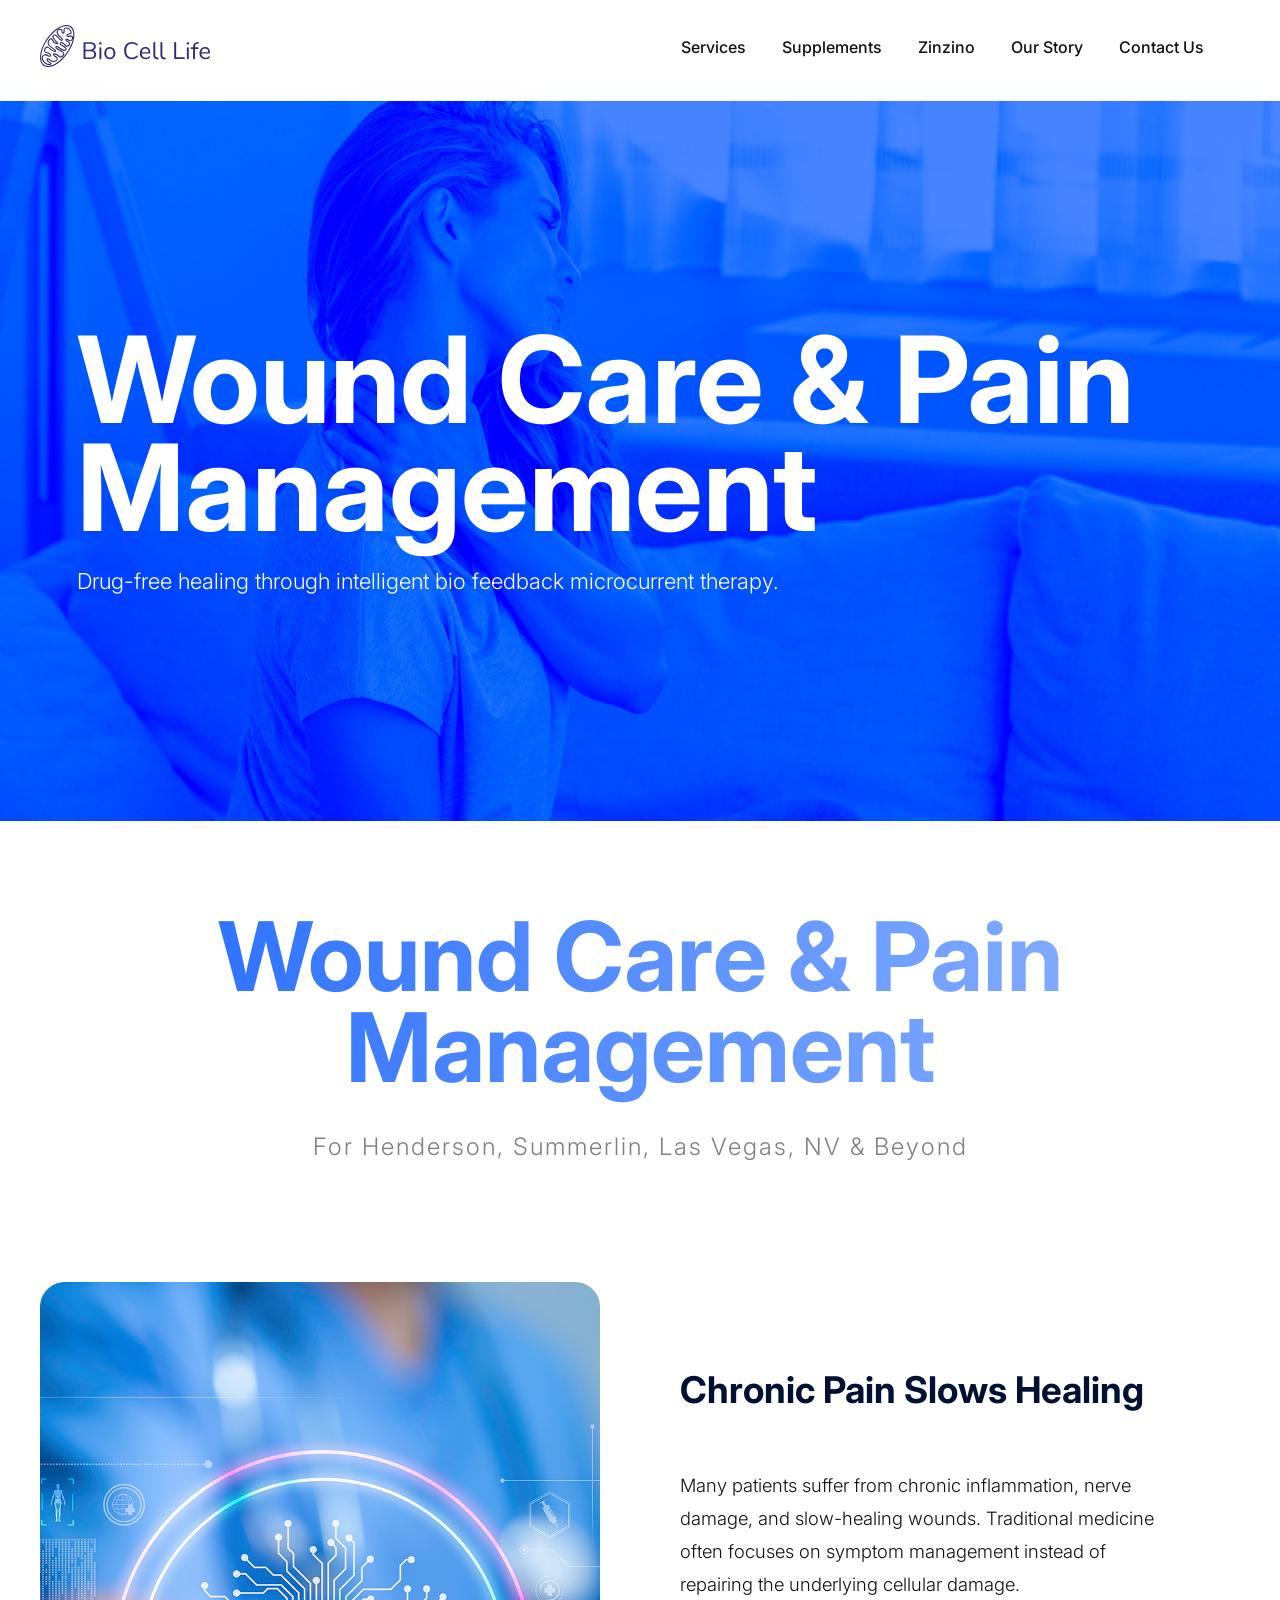
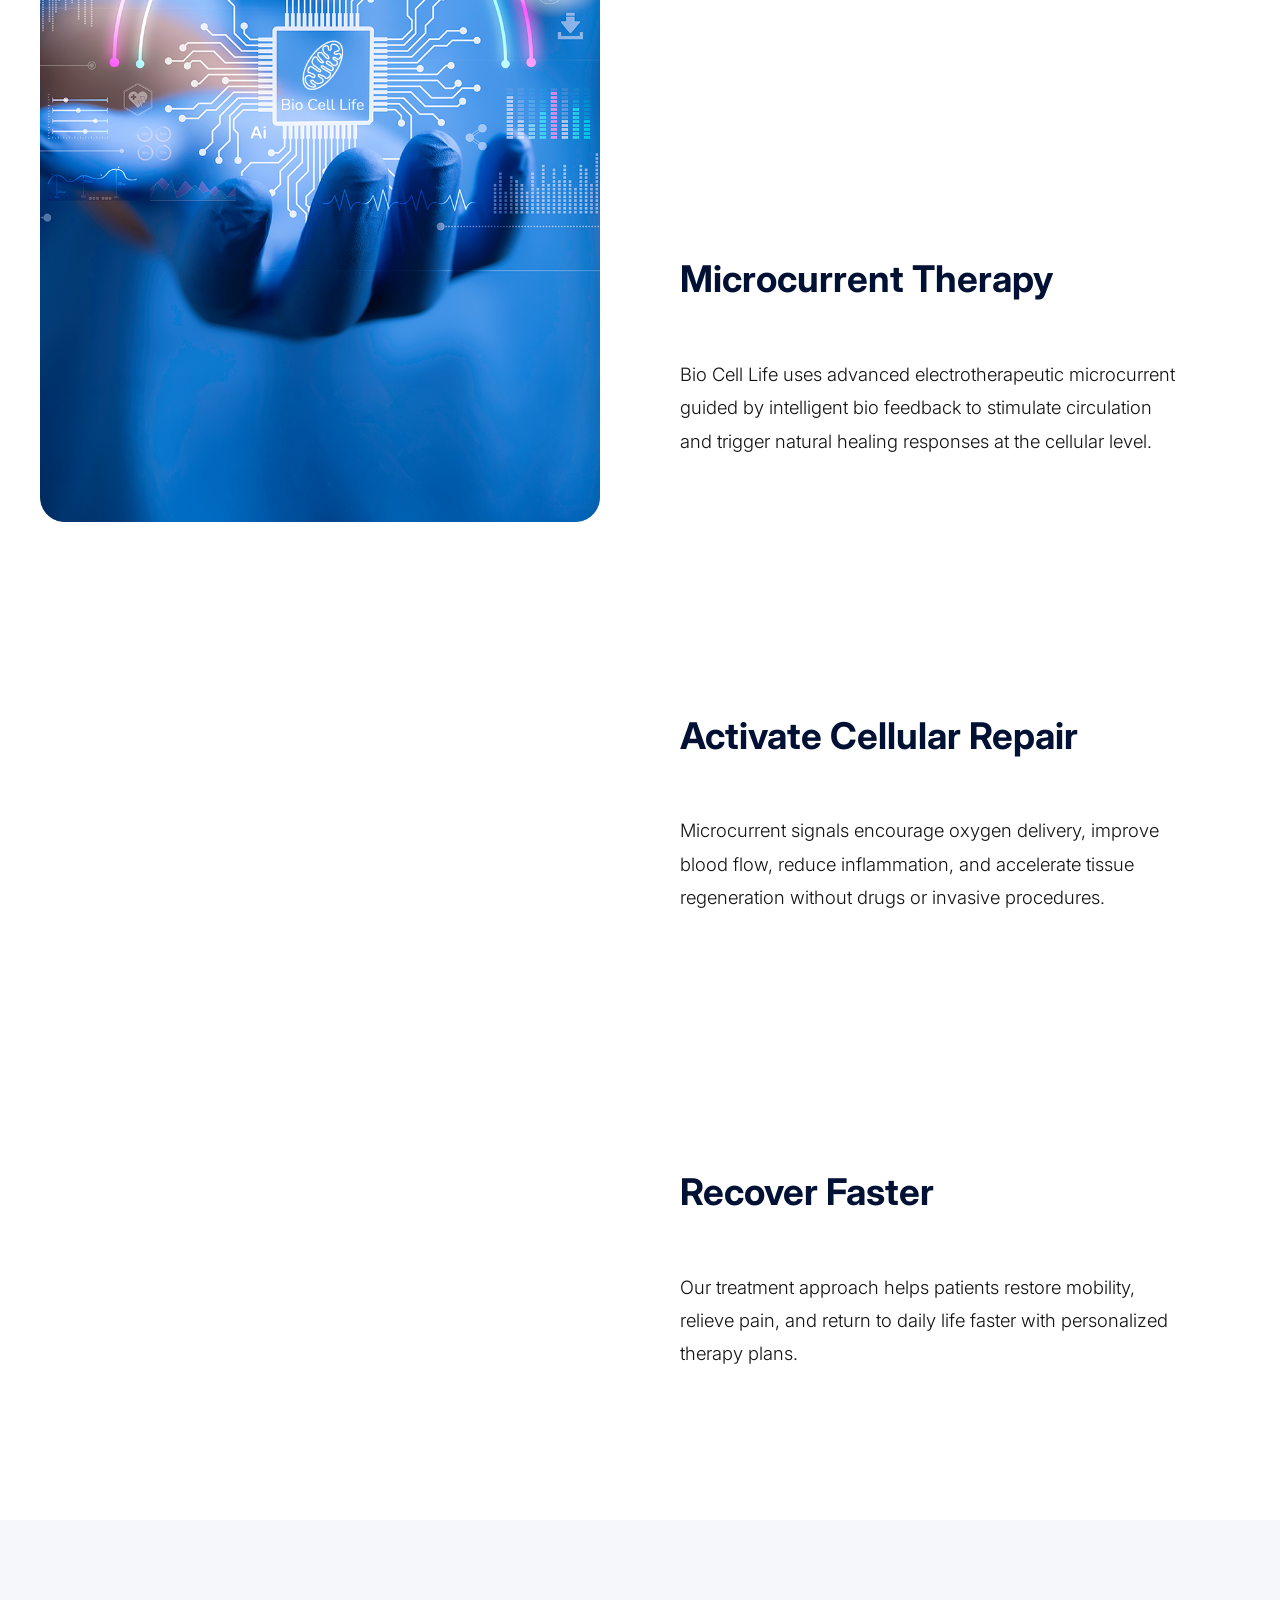
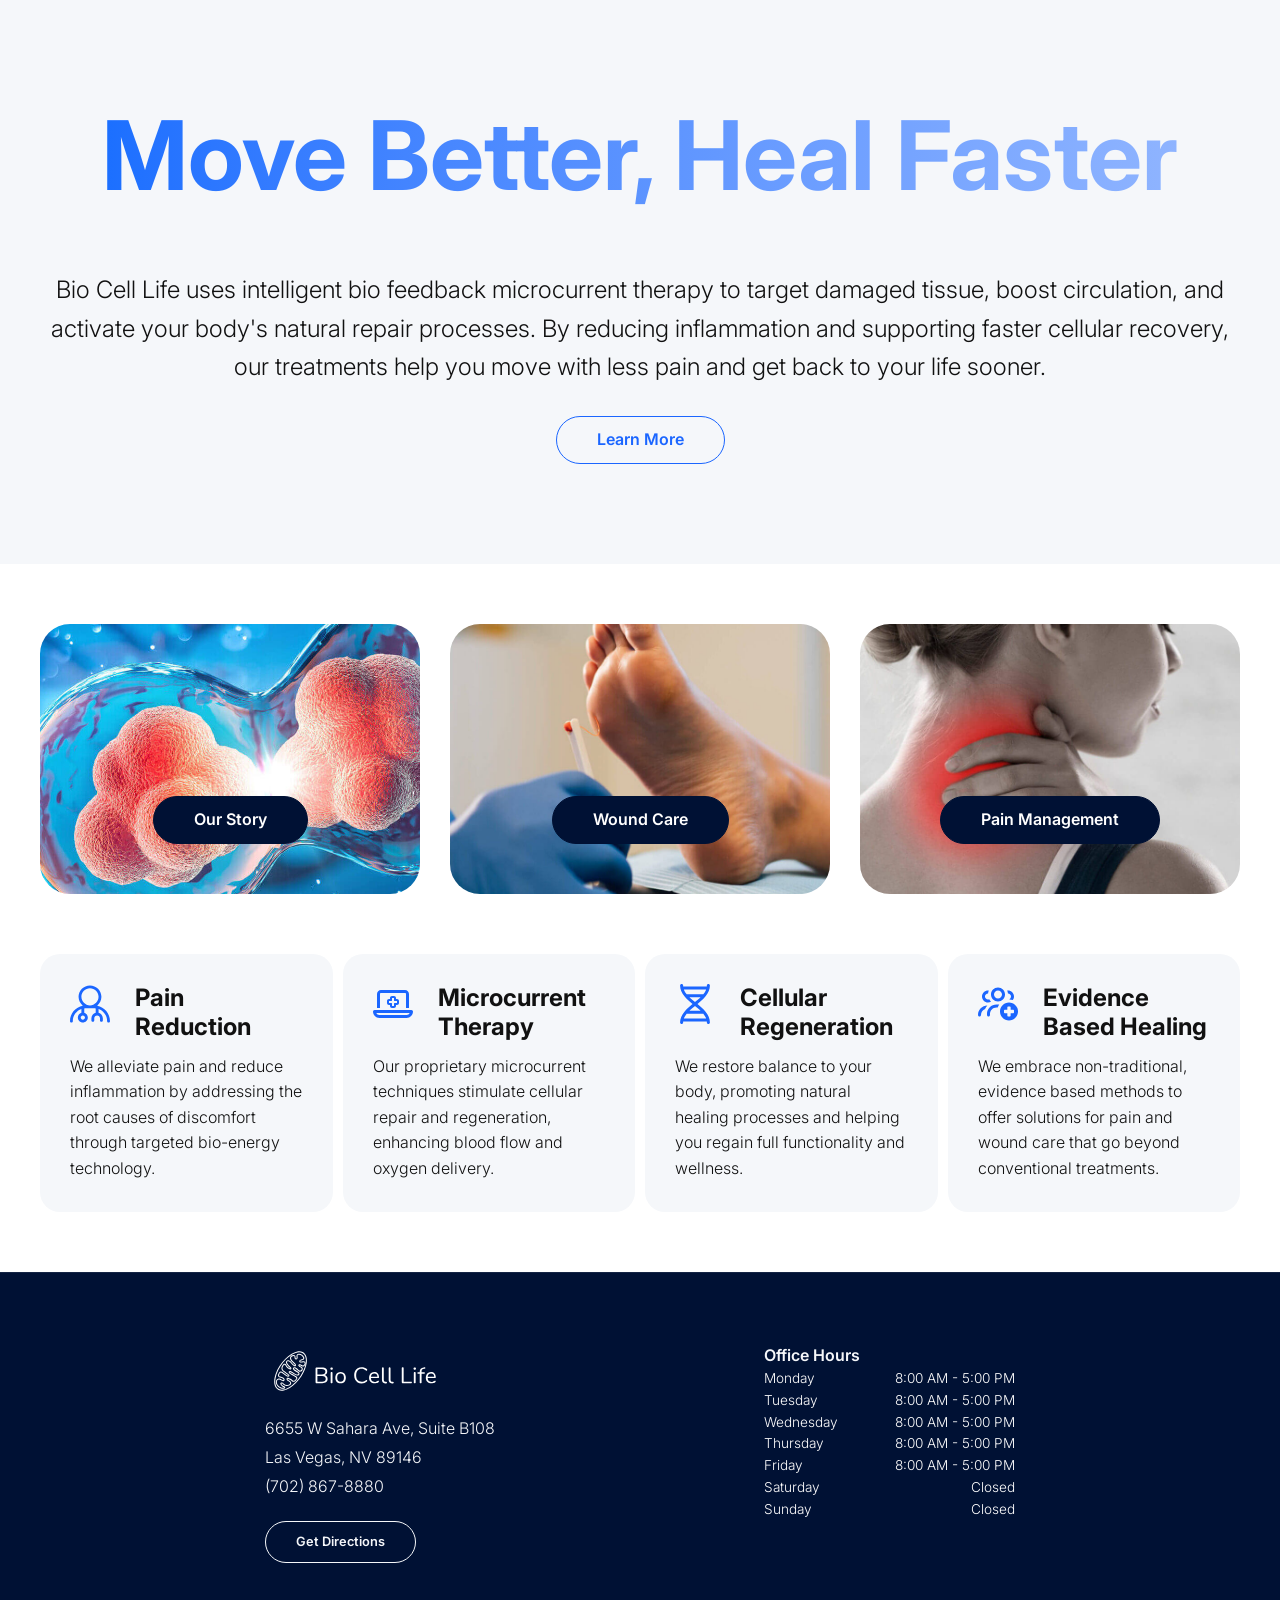
<file: index.html>
<!DOCTYPE html>
<html lang="en">
<head>

<meta charset="UTF-8">
<meta name="viewport" content="width=device-width,initial-scale=1">
<title>Bio Cell Life | Wound Care & Pain Management in Las Vegas, NV</title>
<meta name="description" content="Bio Cell Life provides advanced wound care and pain management in Las Vegas, NV with drug-free microcurrent therapy, regenerative support, and personalized recovery plans.">
<link rel="canonical" href="https://biocelllife.com/">
<meta property="og:title" content="Bio Cell Life | Wound Care & Pain Management in Las Vegas, NV">
<meta property="og:description" content="Advanced wound care and pain management with intelligent bio-feedback microcurrent therapy for faster healing and reduced inflammation.">
<meta property="og:type" content="website">
<meta property="og:url" content="https://biocelllife.com/">
<meta property="og:image" content="https://biocelllife.com/assets/img/slider/hero-2.jpg">
<meta property="og:site_name" content="Bio Cell Life">
<meta name="twitter:card" content="summary_large_image">
<meta name="twitter:title" content="Bio Cell Life | Wound Care & Pain Management in Las Vegas, NV">
<meta name="twitter:description" content="Advanced wound care and pain management with intelligent bio-feedback microcurrent therapy for faster healing and reduced inflammation.">
<meta name="twitter:image" content="https://biocelllife.com/assets/img/slider/hero-2.jpg">

<link rel="stylesheet" href="assets/css/styles.css">
<link rel="stylesheet" href="assets/css/styles-home.css">
<link rel="stylesheet" href="assets/css/animations.css">
<link rel="stylesheet" href="assets/css/responsive.css">

<link rel="apple-touch-icon" sizes="180x180" href="/assets/img/favicon/apple-touch-icon.png">
<link rel="icon" type="image/png" sizes="32x32" href="/assets/img/favicon/favicon-32x32.png">
<link rel="icon" type="image/png" sizes="16x16" href="/assets/img/favicon/favicon-16x16.png">
<link rel="shortcut icon" href="/assets/img/favicon/favicon.ico">
<link rel="manifest" href="/assets/img/favicon/site.webmanifest">

<link rel="preconnect" href="https://fonts.googleapis.com">
<link rel="preconnect" href="https://fonts.gstatic.com" crossorigin>
<link href="https://fonts.googleapis.com/css2?family=Inter:ital,opsz,wght@0,14..32,100..900;1,14..32,100..900&display=swap" rel="stylesheet">

</head>

<body>

<div id="header"></div>

<script>
fetch('/components/header.html')
  .then(response => response.text())
  .then(data => {
    document.getElementById('header').innerHTML = data;
  });
</script>

<section class="hero" aria-label="Featured treatments">

<div class="slider" data-slider>

<div class="slide active" id="hero-slide-1" data-slide>
    <img src="assets/img/slider/hero-2.jpg" alt="Bio Cell Life therapy room prepared for wound care and pain management treatment" loading="eager" fetchpriority="high">
    <div class="hero-text">
        <div class="hero-text-inner">
            <h1>Wound Care & Pain Management</h1>
            <p class="h4">Drug-free healing through intelligent bio feedback microcurrent therapy.</p>
        </div>
    </div>
</div>

<div class="slide" id="hero-slide-2" data-slide>
    <img src="assets/img/slider/hero-3.jpg" alt="Patient-focused microcurrent therapy equipment for natural healing support" loading="lazy">
    <div class="hero-text">
        <div class="hero-text-inner">
            <h1>Accelerate Healing Naturally</h1>
            <p class="h4">Stimulating cellular repair and circulation.</p>
        </div>
    </div>
</div>

<div class="slide" id="hero-slide-3" data-slide>
    <img src="assets/img/slider/hero-4.jpg" alt="Personalized Bio Cell Life treatment setting for recovery planning" loading="lazy">
    <div class="hero-text">
        <div class="hero-text-inner">
            <h1>Personalized Treatment Plans</h1>
            <p class="h4">Technology-driven therapy designed for your recovery.</p>
        </div>
    </div>
</div>

</div>

</section>

<section class="services container">

<h2 class="h2-gradient">Wound Care & Pain Management</h2>
<center><h3 class="h3-subheading">For Henderson, Summerlin, Las Vegas, NV & Beyond</h2></center>

<section class="apple-scroll">

<div class="scroll-wrapper">

<div class="scroll-image hidden-image">
<img src="assets/img/scroll-3.png" alt="Advanced therapy">
</div>

<div class="scroll-steps">

<div class="step">
<h2>Chronic Pain Slows Healing</h2>
<p>
Many patients suffer from chronic inflammation, nerve damage, and slow-healing wounds. Traditional medicine often focuses on symptom management instead of repairing the underlying cellular damage.
</p>
</div>

<div class="step">
<h2>Microcurrent Therapy</h2>
<p>
Bio Cell Life uses advanced electrotherapeutic microcurrent guided by intelligent bio feedback to stimulate circulation and trigger natural healing responses at the cellular level.
</p>
</div>

<div class="step">
<h2>Activate Cellular Repair</h2>
<p>
Microcurrent signals encourage oxygen delivery, improve blood flow, reduce inflammation, and accelerate tissue regeneration without drugs or invasive procedures.
</p>
</div>

<div class="step">
<h2>Recover Faster</h2>
<p>
Our treatment approach helps patients restore mobility, relieve pain, and return to daily life faster with personalized therapy plans.
</p>

</div>

</div>

</div>

</section>

</section>

<section class="services-sum">

  <div class="container">
    <h2 class="h2-grad-services">Move Better, Heal Faster</h2>
    <p class="h3">Bio Cell Life uses intelligent bio feedback microcurrent therapy to target damaged tissue, boost circulation, and activate your body's natural repair processes. By reducing inflammation and supporting faster cellular recovery, our treatments help you move with less pain and get back to your life sooner.</p>

    <a href="/pain-management.html" class="btn-learn">Learn More</a>

  </div>

</section>

<!-- NEW 3 COLUMN SECTION -->

<section class="services container">

    <div class="services-features">

    <div class="feature one">
    <p><a href="/about.html" class="btn-feature">Our Story</a></p>
    </div>

    <div class="feature two">
    <p><a href="/wound-care.html" class="btn-feature">Wound Care</a></p>
    </div>

    <div class="feature three">
    <p><a href="/pain-management.html" class="btn-feature">Pain Management</a></p>
    </div>

    </div>

    <div class="service-grid">

        <div class="service-card">
            <?xml version="1.0" encoding="UTF-8"?>
            <svg id="Layer_1" xmlns="http://www.w3.org/2000/svg" version="1.1" viewBox="0 0 40 40" fill="var(--primary)">
            <!-- Generator: Adobe Illustrator 30.2.1, SVG Export Plug-In . SVG Version: 2.1.1 Build 1)  -->
            <path d="M27.2,21.72c2.57-2.1,4.22-5.29,4.22-8.86,0-6.31-5.12-11.43-11.43-11.43s-11.43,5.12-11.43,11.43c0,3.58,1.65,6.77,4.22,8.87C5.5,23.1,0,29.48,0,37.15c0,.79.64,1.43,1.43,1.43s1.43-.64,1.43-1.43h-.02c0-5.6,3.58-10.36,8.57-12.12v3.76c-2.06.62-3.57,2.53-3.57,4.79,0,2.76,2.24,5,5,5s5-2.24,5-5c0-2.27-1.51-4.18-3.57-4.79v-4.41c.47-.05.95-.08,1.43-.08h8.57c.48,0,.96.03,1.43.08v4.38c-2.46.63-4.29,2.88-4.29,5.54v2.14c0,.79.64,1.43,1.43,1.43s1.43-.64,1.43-1.43v-2.14c0-1.58,1.28-2.86,2.86-2.86s2.86,1.28,2.86,2.86v2.14c0,.79.64,1.43,1.43,1.43s1.43-.64,1.43-1.43v-2.14c0-2.66-1.82-4.9-4.29-5.54v-3.73c4.99,1.77,8.57,6.53,8.57,12.12,0,.79.64,1.43,1.43,1.43s1.43-.64,1.43-1.43c0-7.68-5.52-14.06-12.8-15.43ZM11.41,12.85c0-4.73,3.84-8.57,8.57-8.57s8.57,3.84,8.57,8.57-3.84,8.57-8.57,8.57-8.57-3.84-8.57-8.57ZM14.98,33.58c0,1.19-.96,2.14-2.14,2.14s-2.14-.96-2.14-2.14.96-2.14,2.14-2.14,2.14.96,2.14,2.14Z"/>
            </svg>

            <h3 class="svc-card">Pain Reduction</h3>

            <p>
            We alleviate pain and reduce inflammation by addressing the root causes of discomfort through targeted bio-energy technology.
            </p>
        </div>

        <div class="service-card">
            <?xml version="1.0" encoding="UTF-8"?>
            <svg id="Layer_1" xmlns="http://www.w3.org/2000/svg" version="1.1" viewBox="0 0 40 40" fill="var(--primary)">
            <!-- Generator: Adobe Illustrator 30.2.1, SVG Export Plug-In . SVG Version: 2.1.1 Build 1)  -->
            <path d="M8,9h24c.55,0,1,.45,1,1v14h3v-14c0-2.21-1.79-4-4-4H8c-2.21,0-4,1.79-4,4v14h3v-14c0-.55.45-1,1-1ZM24,15h-1v-1c0-1.11-.89-2-2-2h-2c-1.11,0-2,.89-2,2v1h-1c-1.11,0-2,.89-2,2v2c0,1.11.89,2,2,2h1v1c0,1.11.89,2,2,2h2c1.11,0,2-.89,2-2v-1h1c1.11,0,2-.89,2-2v-2c0-1.11-.89-2-2-2ZM24,19h-2.5c-.27,0-.5.23-.5.5v2.5h-2v-2.5c0-.27-.23-.5-.5-.5h-2.5v-2h2.5c.27,0,.5-.23.5-.5v-2.5h2v2.5c0,.27.23.5.5.5h2.5v2ZM38.4,26H1.6c-.88,0-1.6.72-1.6,1.6,0,3.54,2.86,6.4,6.4,6.4h27.2c3.54,0,6.4-2.86,6.4-6.4,0-.88-.72-1.6-1.6-1.6ZM33.6,31H6.4c-1.38,0-2.57-.82-3.1-2h33.4c-.53,1.18-1.72,2-3.1,2Z"/>
            </svg>

            <h3 class="svc-card">Microcurrent Therapy</h3>

            <p>
            Our proprietary microcurrent techniques stimulate cellular repair and regeneration, enhancing blood flow and oxygen delivery.
            </p>
        </div>

        <div class="service-card">
            <?xml version="1.0" encoding="UTF-8"?>
            <svg id="Layer_1" xmlns="http://www.w3.org/2000/svg" version="1.1" viewBox="0 0 40 40" fill="var(--primary)">
            <!-- Generator: Adobe Illustrator 30.2.1, SVG Export Plug-In . SVG Version: 2.1.1 Build 1)  -->
            <path d="M6.62,40c.84,0,1.53-.69,1.53-1.53,0-.22,0-.45.02-.67l.03-.35h23.62v.37c.02.21.03.43.03.65,0,.84.69,1.53,1.53,1.53s1.53-.69,1.53-1.53c0-3.8-1.48-7.42-4.54-11.05-2.16-2.58-4.92-4.95-7.58-7.12l-.36-.3.36-.3c2.66-2.18,5.41-4.54,7.58-7.12,3.05-3.63,4.54-7.25,4.54-11.05,0-.84-.69-1.53-1.53-1.53h0c-.84,0-1.53.69-1.53,1.53,0,.22,0,.45-.02.67l-.03.35H8.18v-.37c-.02-.21-.03-.43-.03-.65,0-.84-.69-1.53-1.53-1.53s-1.53.69-1.53,1.53c0,3.8,1.48,7.42,4.54,11.05,2.16,2.58,4.92,4.95,7.58,7.12l.36.3-.36.3c-2.66,2.18-5.41,4.55-7.58,7.12-3.05,3.63-4.54,7.25-4.54,11.05,0,.84.69,1.53,1.53,1.53ZM11.51,10.05c-1.06-1.34-1.84-2.62-2.39-3.91l-.23-.53h22.22l-.23.53c-.55,1.29-1.33,2.57-2.39,3.91l-.11.15H11.62l-.11-.15ZM15.16,13.91l-.72-.66h11.11l-.72.66c-1.54,1.41-3.18,2.78-4.6,3.92l-.24.2-.24-.2c-1.41-1.15-3.06-2.51-4.6-3.92ZM15.16,26.09c1.53-1.41,3.18-2.78,4.6-3.92l.24-.2.24.2c1.41,1.15,3.06,2.51,4.6,3.92l.72.66h-11.11l.72-.66ZM9.12,33.86c.55-1.29,1.33-2.57,2.39-3.91l.11-.15h16.75l.11.15c1.06,1.34,1.84,2.62,2.39,3.91l.23.53H8.89l.23-.53Z"/>
            </svg>

            <h3 class="svc-card">Cellular Regeneration</h3>

            <p>
            We restore balance to your body, promoting natural healing processes and helping you regain full functionality and wellness.
            </p>
        </div>

        <div class="service-card">
            <?xml version="1.0" encoding="UTF-8"?>
            <svg id="Layer_1" xmlns="http://www.w3.org/2000/svg" version="1.1" viewBox="0 0 40 40" fill="var(--primary)">
            <!-- Generator: Adobe Illustrator 30.2.1, SVG Export Plug-In . SVG Version: 2.1.1 Build 1)  -->
            <path d="M16,10.5c0-2.21,1.79-4,4-4s4,1.79,4,4-1.79,4-4,4-4-1.79-4-4ZM27,10.5c0-3.87-3.13-7-7-7s-7,3.13-7,7,3.13,7,7,7,7-3.13,7-7ZM12,30c0-3.59,2.91-6.5,6.5-6.5h1.18c.38-1.08.91-2.09,1.57-3h-2.75c-5.24,0-9.5,4.26-9.5,9.5v1c0,.83.67,1.5,1.5,1.5s1.5-.67,1.5-1.5v-1ZM34.79,16.11c.76-1.01,1.21-2.26,1.21-3.61,0-3.31-2.69-6-6-6-.27,0-.54.02-.81.06.39.92.66,1.91.76,2.94h.05c1.66,0,3,1.34,3,3,0,1.11-.61,2.08-1.5,2.6v.41c1.14.05,2.25.26,3.29.6h0ZM10.81,6.56c-.26-.04-.53-.06-.81-.06-3.31,0-6,2.69-6,6s2.69,6,6,6c1.11,0,2.14-.3,3.04-.83-.73-.71-1.35-1.52-1.84-2.42-.37.16-.77.25-1.2.25-1.66,0-3-1.34-3-3s1.34-3,3-3h.05c.1-1.04.36-2.02.76-2.94ZM0,31c0,.83.67,1.5,1.5,1.5s1.5-.67,1.5-1.5c0-2.73,1.68-5.06,4.05-6.02.56-1.29,1.34-2.46,2.28-3.48-5.17.09-9.33,4.31-9.33,9.5ZM31,36.5c4.97,0,9-4.03,9-9s-4.03-9-9-9-9,4.03-9,9,4.03,9,9,9ZM30.33,22.5h1.33c.55,0,1,.45,1,1v2.33h2.33c.55,0,1,.45,1,1v1.33c0,.55-.45,1-1,1h-2.33v2.33c0,.55-.45,1-1,1h-1.33c-.55,0-1-.45-1-1v-2.33h-2.33c-.55,0-1-.45-1-1v-1.33c0-.55.45-1,1-1h2.33v-2.33c0-.55.45-1,1-1Z"/>
            </svg>

            <h3 class="svc-card">Evidence Based Healing</h3>

            <p>
            We embrace non-traditional, evidence based methods to offer solutions for pain and wound care that go beyond conventional treatments.
            </p>
        </div>

    </div>
</section>

<div id="footer"></div>

<script>
fetch('/components/footer.html')
  .then(response => response.text())
  .then(data => {
    document.getElementById('footer').innerHTML = data;
  });
</script>

<script src="assets/js/main.js"></script>
<script src="assets/js/slider.js"></script>
<script src="assets/js/menu.js"></script>

</body>
</html>
</file>
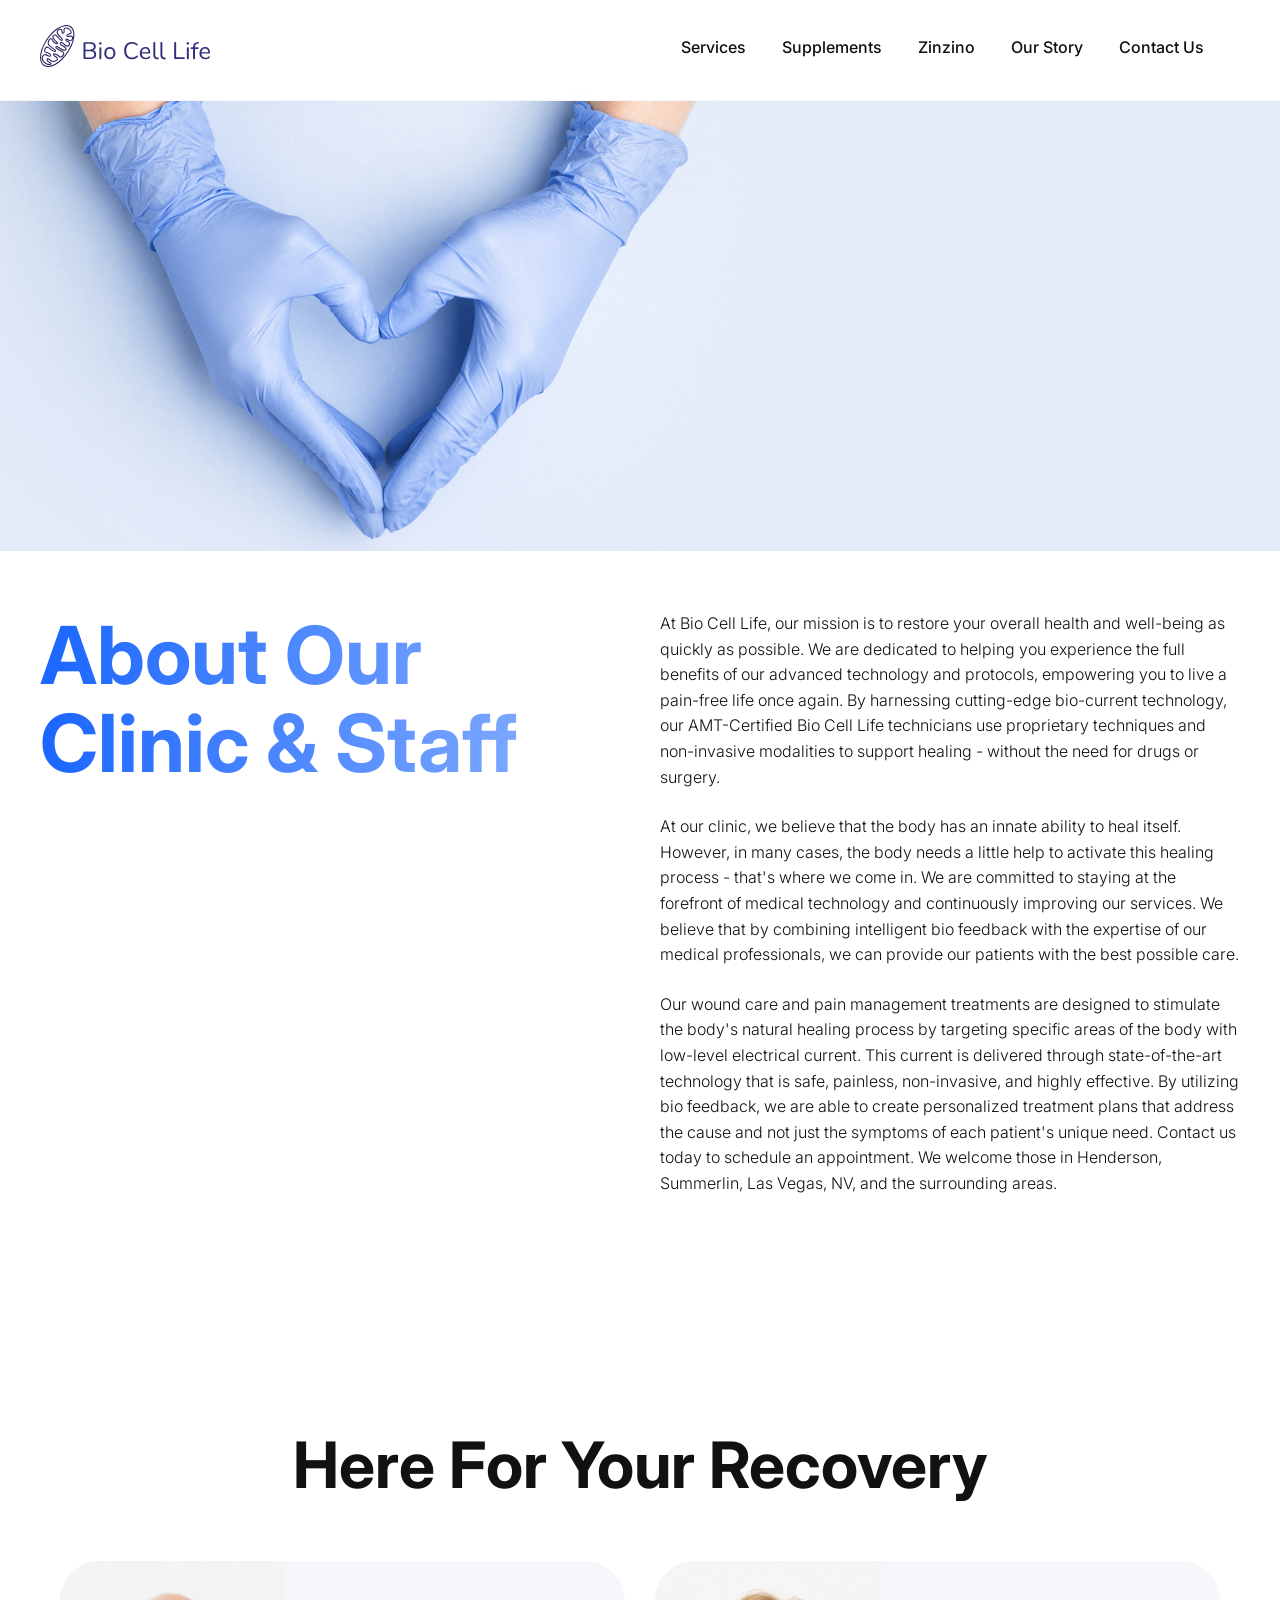
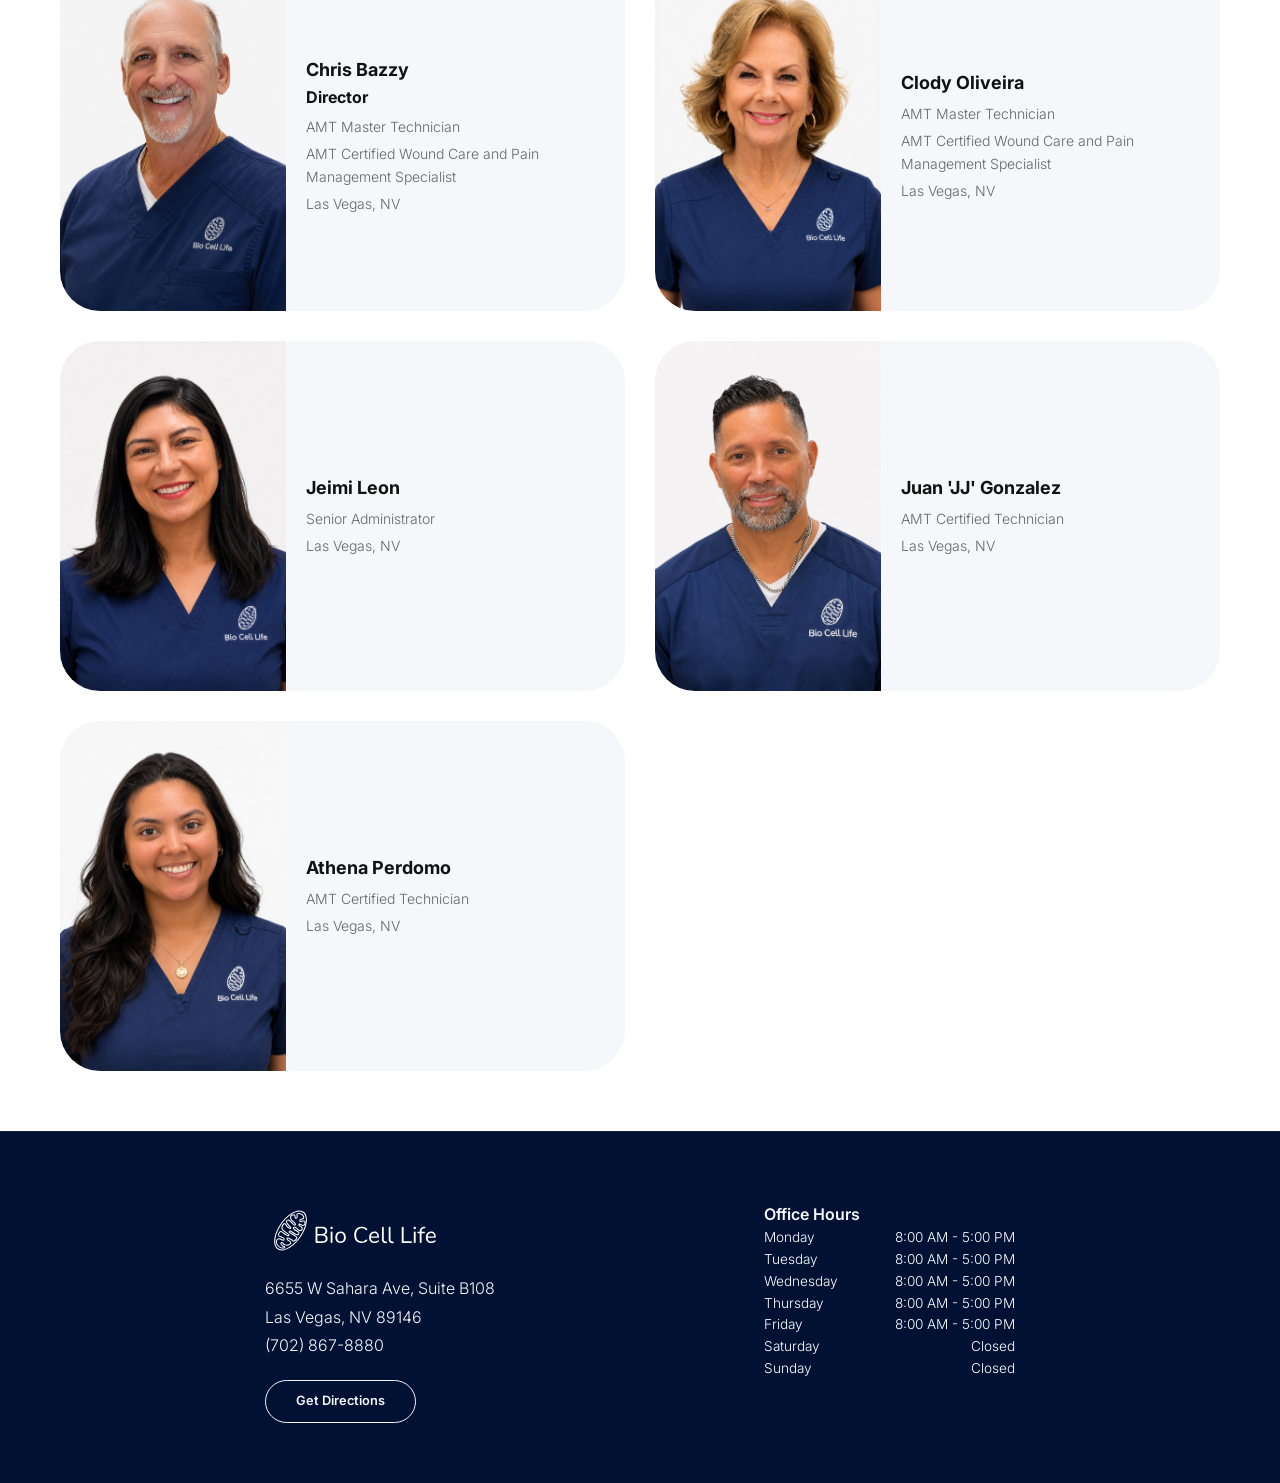
<file: about.html>
<!DOCTYPE html>
<html lang="en">
<head>

<meta charset="UTF-8">
<meta name="viewport" content="width=device-width,initial-scale=1">
<title>About Bio Cell Life | Wound Care & Pain Management Clinic</title>
<meta name="description" content="Meet the Bio Cell Life team delivering advanced wound care and pain management with non-invasive microcurrent therapy in Las Vegas, NV.">
<link rel="canonical" href="https://biocelllife.com/about.html">
<meta property="og:title" content="About Bio Cell Life | Wound Care & Pain Management Clinic">
<meta property="og:description" content="Learn how Bio Cell Life combines intelligent bio feedback and expert care to support healing, reduce pain, and restore wellness in Las Vegas.">
<meta property="og:type" content="website">
<meta property="og:url" content="https://biocelllife.com/about.html">
<meta property="og:image" content="https://biocelllife.com/assets/img/hero/hero-about.jpg">
<meta property="og:site_name" content="Bio Cell Life">
<meta name="twitter:card" content="summary_large_image">
<meta name="twitter:title" content="About Bio Cell Life | Wound Care & Pain Management Clinic">
<meta name="twitter:description" content="Learn how Bio Cell Life combines intelligent bio feedback and expert care to support healing, reduce pain, and restore wellness in Las Vegas.">
<meta name="twitter:image" content="https://biocelllife.com/assets/img/hero/hero-about.jpg">

<link rel="stylesheet" href="assets/css/styles.css">
<link rel="stylesheet" href="assets/css/styles-about.css">
<link rel="stylesheet" href="assets/css/animations.css">
<link rel="stylesheet" href="assets/css/responsive.css">

<link rel="apple-touch-icon" sizes="180x180" href="/assets/img/favicon/apple-touch-icon.png">
<link rel="icon" type="image/png" sizes="32x32" href="/assets/img/favicon/favicon-32x32.png">
<link rel="icon" type="image/png" sizes="16x16" href="/assets/img/favicon/favicon-16x16.png">
<link rel="shortcut icon" href="/assets/img/favicon/favicon.ico">
<link rel="manifest" href="/assets/img/favicon/site.webmanifest">

<link rel="preconnect" href="https://fonts.googleapis.com">
<link rel="preconnect" href="https://fonts.gstatic.com" crossorigin>
<link href="https://fonts.googleapis.com/css2?family=Inter:ital,opsz,wght@0,14..32,100..900;1,14..32,100..900&display=swap" rel="stylesheet">

</head>

<body>

<div id="header"></div>

<script>
fetch('/components/header.html')
  .then(response => response.text())
  .then(data => {
    document.getElementById('header').innerHTML = data;
  });
</script>

<section class="hero-single">

<div class="slider">

<div class="slide active">
    <img src="assets/img/hero/hero-about.jpg" loading="lazy">
</div>

</div>

</section>

<section class="container">

    <section class="about-section">
            <div class="about-title">
                <h1>About Our Clinic & Staff</h1>
            </div>
            <div class="about-content">
<p>
    At Bio Cell Life, our mission is to restore your overall health and well-being as quickly as possible. We are dedicated to helping you experience the full benefits of our advanced technology and protocols, empowering you to live a pain-free life once again. By harnessing cutting-edge bio-current technology, our AMT-Certified Bio Cell Life technicians use proprietary techniques and non-invasive modalities to support healing - without the need for drugs or surgery.
</p>

<p>
    At our clinic, we believe that the body has an innate ability to heal itself. However, in many cases, the body needs a little help to activate this healing process - that's where we come in. We are committed to staying at the forefront of medical technology and continuously improving our services. We believe that by combining intelligent bio feedback with the expertise of our medical professionals, we can provide our patients with the best possible care.
</p>

<p>
    Our wound care and pain management treatments are designed to stimulate the body's natural healing process by targeting specific areas of the body with low-level electrical current. This current is delivered through state-of-the-art technology that is safe, painless, non-invasive, and highly effective. By utilizing bio feedback, we are able to create personalized treatment plans that address the cause and not just the symptoms of each patient's unique need. Contact us today to schedule an appointment. We welcome those in Henderson, Summerlin, Las Vegas, NV, and the surrounding areas.
</p>
            </div>
        </section>

<section class="about-team">
    <h2 class="staff-title">Here For Your Recovery</h2>

  <div class="team-container">

    <!-- Employees -->
    <div class="employee-card">
      <img src="assets/img/about/chrisbazzy.jpg" alt="Chris Bazzy">
      <div class="employee-info">
        <h3>Chris Bazzy</h3>
        <h4>Director</h4>
        <p>AMT Master Technician</p>
        <p>AMT Certified Wound Care and Pain Management Specialist</p>
        <p>Las Vegas, NV</p>
      </div>
    </div>

    <div class="employee-card">
      <img src="assets/img/about/clodyoliveira.jpg" alt="Employee">
      <div class="employee-info">
        <h3>Clody Oliveira</h3>
        <p>AMT Master Technician</p>
        <p>AMT Certified Wound Care and Pain Management Specialist</p>
        <p>Las Vegas, NV</p>
      </div>
    </div>

    <div class="employee-card">
      <img src="assets/img/about/jeimi-leon.jpg" alt="Employee">
      <div class="employee-info">
        <h3>Jeimi Leon</h3>
        <p>Senior Administrator</p>
        <p>Las Vegas, NV</p>
      </div>
    </div>

    <div class="employee-card">
      <img src="assets/img/about/jjgonzalez.jpg" alt="Employee">
      <div class="employee-info">
        <h3>Juan 'JJ' Gonzalez</h3>
        <p>AMT Certified Technician</p>
        <p>Las Vegas, NV</p>
      </div>
    </div>

    <div class="employee-card">
      <img src="assets/img/about/athena_perdomo.jpg" alt="Employee">
      <div class="employee-info">
        <h3>Athena Perdomo</h3>
        <p>AMT Certified Technician</p>
        <p>Las Vegas, NV</p>
      </div>
    </div>

  </div>
</section>



</section>

<div id="footer"></div>

<script>
fetch('/components/footer.html')
  .then(response => response.text())
  .then(data => {
    document.getElementById('footer').innerHTML = data;
  });
</script>

<script src="assets/js/main.js"></script>
<script src="assets/js/slider.js"></script>
<script src="assets/js/menu.js"></script>

</body>
</html>
</file>
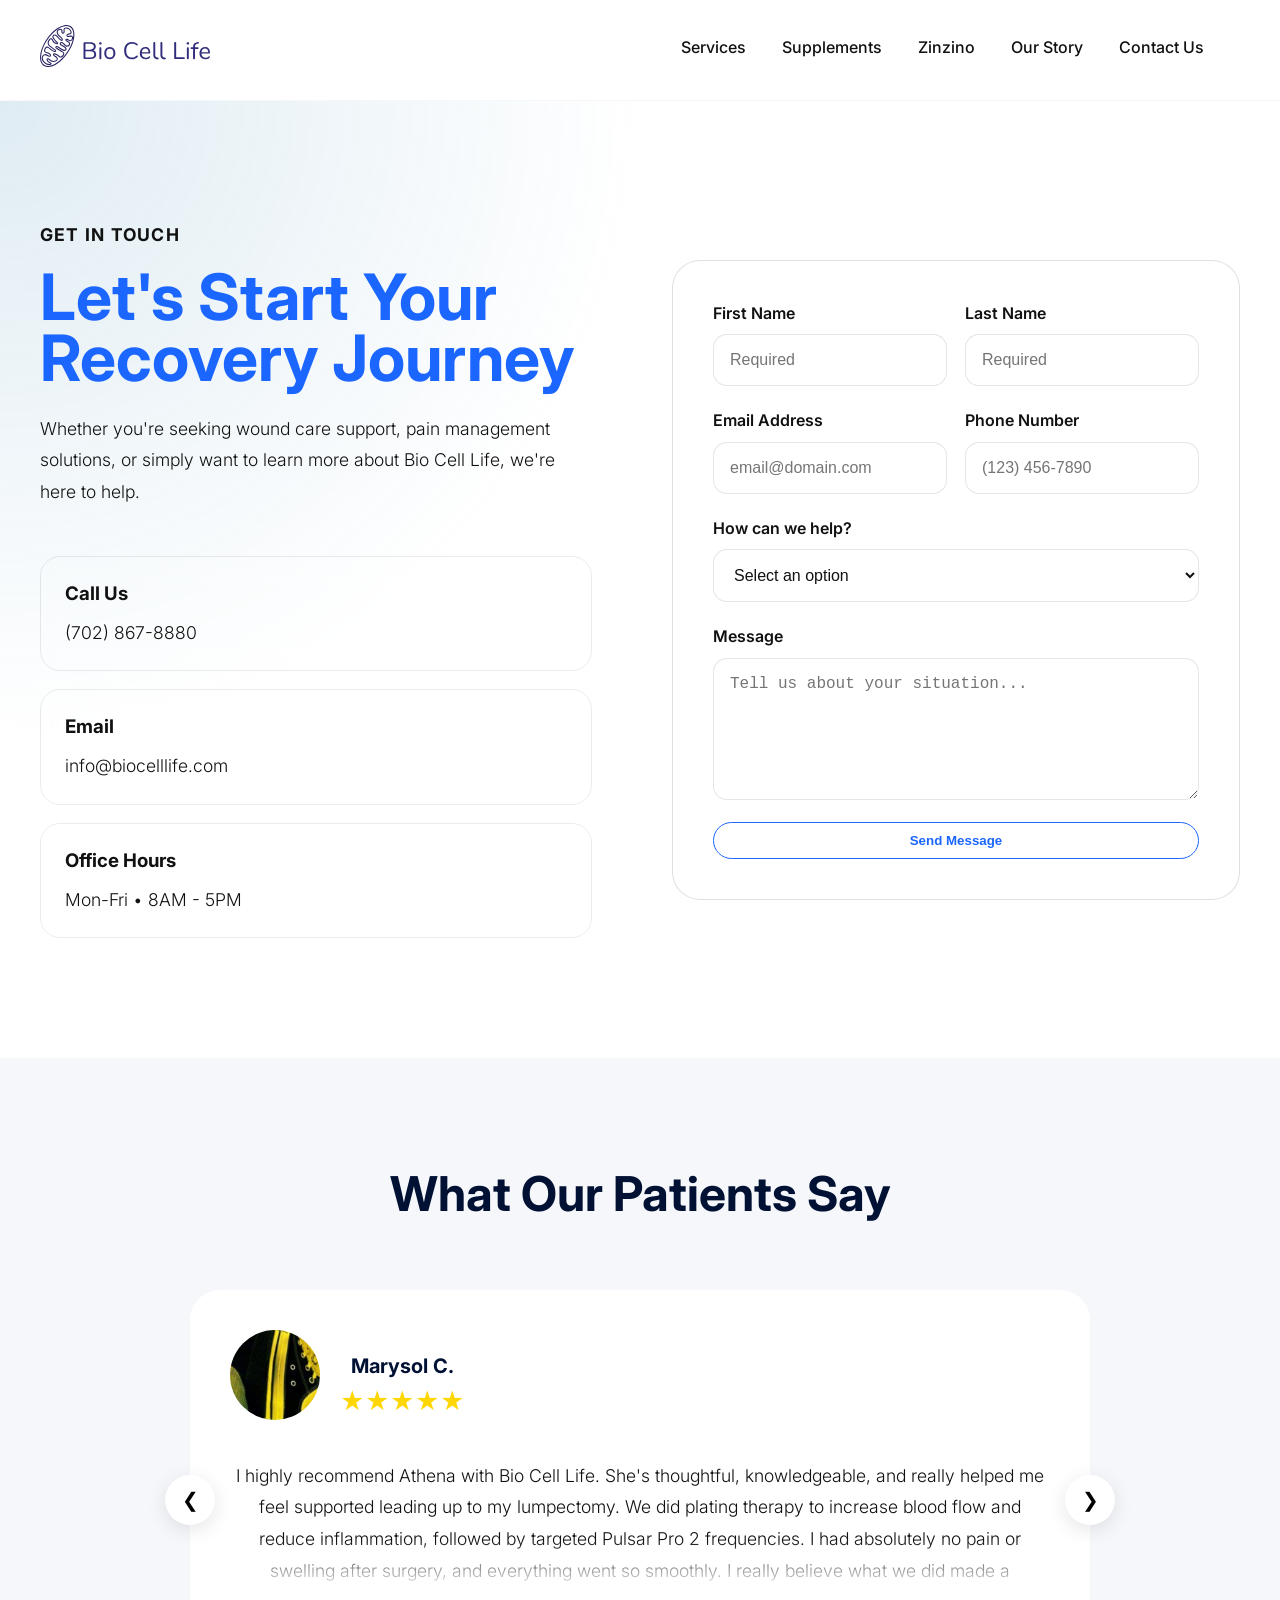
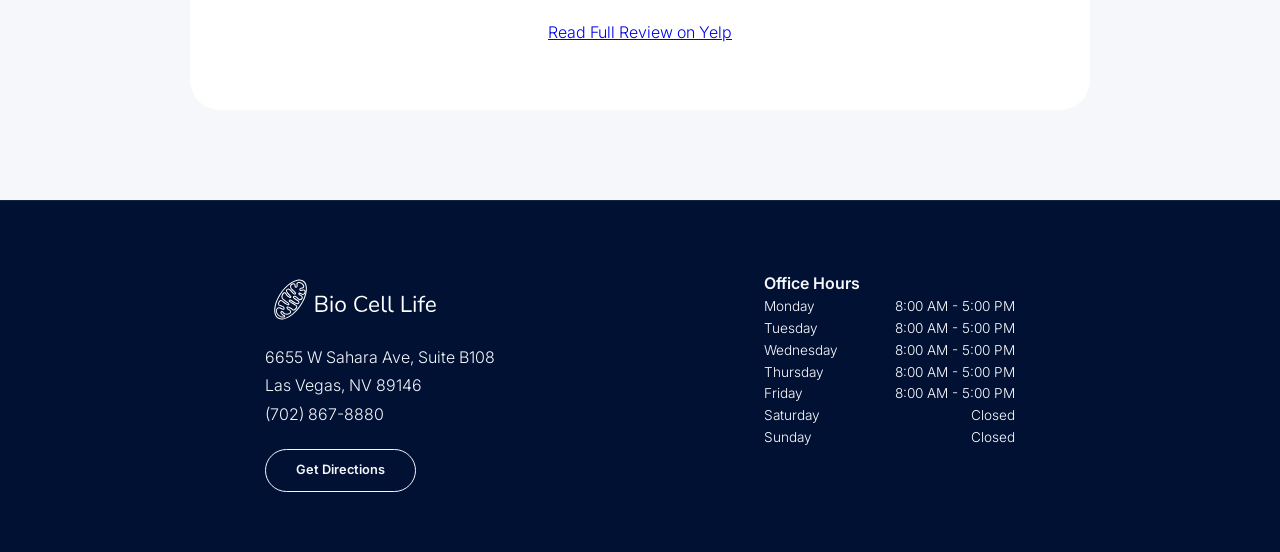
<file: contact.html>
<!DOCTYPE html>
<html lang="en">
<head>

<meta charset="UTF-8">
<meta name="viewport" content="width=device-width,initial-scale=1">
<title>Contact Bio Cell Life | Schedule Wound Care & Pain Management</title>
<meta name="description" content="Contact Bio Cell Life in Las Vegas to schedule wound care and pain management appointments, learn about microcurrent therapy, and start your drug-free recovery plan.">
<link rel="canonical" href="https://biocelllife.com/contact.html">
<meta property="og:title" content="Contact Bio Cell Life | Schedule Wound Care & Pain Management">
<meta property="og:description" content="Reach out to Bio Cell Life in Las Vegas to schedule appointments for advanced wound care and pain management using non-invasive microcurrent therapy.">
<meta property="og:type" content="website">
<meta property="og:url" content="https://biocelllife.com/contact.html">
<meta property="og:image" content="https://biocelllife.com/assets/img/slider/hero-2.jpg">
<meta property="og:site_name" content="Bio Cell Life">
<meta name="twitter:card" content="summary_large_image">
<meta name="twitter:title" content="Contact Bio Cell Life | Schedule Wound Care & Pain Management">
<meta name="twitter:description" content="Reach out to Bio Cell Life in Las Vegas to schedule appointments for advanced wound care and pain management using non-invasive microcurrent therapy.">
<meta name="twitter:image" content="https://biocelllife.com/assets/img/slider/hero-2.jpg">

<link rel="stylesheet" href="assets/css/styles.css">
<link rel="stylesheet" href="assets/css/styles-contact.css">
<link rel="stylesheet" href="assets/css/animations.css">
<link rel="stylesheet" href="assets/css/responsive.css">

<link rel="apple-touch-icon" sizes="180x180" href="/assets/img/favicon/apple-touch-icon.png">
<link rel="icon" type="image/png" sizes="32x32" href="/assets/img/favicon/favicon-32x32.png">
<link rel="icon" type="image/png" sizes="16x16" href="/assets/img/favicon/favicon-16x16.png">
<link rel="shortcut icon" href="/assets/img/favicon/favicon.ico">
<link rel="manifest" href="/assets/img/favicon/site.webmanifest">

<link rel="preconnect" href="https://fonts.googleapis.com">
<link rel="preconnect" href="https://fonts.gstatic.com" crossorigin>
<link href="https://fonts.googleapis.com/css2?family=Inter:ital,opsz,wght@0,14..32,100..900;1,14..32,100..900&display=swap" rel="stylesheet">

</head>

<body>

<div id="header"></div>

<script>
fetch('/components/header.html')
  .then(response => response.text())
  .then(data => {
    document.getElementById('header').innerHTML = data;
  });
</script>

<section class="contact-hero">
    <div class="contact-container">

        <div class="contact-intro">
            <span class="eyebrow">GET IN TOUCH</span>
            <h1>Let's Start Your Recovery Journey</h1>
            <p>
                Whether you're seeking wound care support, pain management solutions,
                or simply want to learn more about Bio Cell Life, we're here to help.
            </p>

            <div class="contact-info">
                <div class="info-card">
                    <h3>Call Us</h3>
                    <p>(702) 867-8880</p>
                </div>

                <div class="info-card">
                    <h3>Email</h3>
                    <p>info@biocelllife.com</p>
                </div>

                <div class="info-card">
                    <h3>Office Hours</h3>
                    <p>Mon-Fri • 8AM - 5PM</p>
                </div>
            </div>
        </div>

        <div class="contact-form-wrapper">
            <form action="https://api.web3forms.com/submit" method="POST" id="form" class="contact-form">
            <input type="hidden" name="access_key" value="c219ab6d-363c-4377-b464-fb4791802fbb">

                <div class="form-row">
                    <div class="field">
                        <label>First Name</label>
                        <input type="text" name="firstName" placeholder="Required" required>
                    </div>

                    <div class="field">
                        <label>Last Name</label>
                        <input type="text" name="lastName" placeholder="Required" required>
                    </div>
                </div>

                <div class="form-row">
                    <div class="field">
                        <label>Email Address</label>
                        <input type="email" name="email" placeholder="email@domain.com" required>
                    </div>

                    <div class="field">
                        <label>Phone Number</label>
                        <input type="tel" name="phone" id="phone" maxlength="14" inputmode="numeric" autocomplete="tel" placeholder="(123) 456-7890" required>
                        <span id="phone-error" class="error"></span>
                    </div>

                </div>

                <div class="field">
                    <label>How can we help?</label>
                    <select name="service" required>
                        <option value="">Select an option</option>
                        <option value="Wound Care">Wound Care</option>
                        <option value="Pain Management">Pain Management</option>
                        <option value="General Questions">General Questions</option>
                        <option value="Schedule Consultation">Schedule Consultation</option>
                    </select>
                </div>

                <div class="field">
                    <label>Message</label>
                    <textarea name="message" rows="6" placeholder="Tell us about your situation..." required></textarea>
                </div>

                <button type="submit" class="btn-submit">
                    Send Message
                </button>

                <div id="successMessage" class="success-message">
                    Thank you. Your message has been sent successfully.
                </div>

            </form>
        </div>

    </div>
</section>
<!-- Testimonials Section -->
<section class="testimonials">

    <div class="testimonial-header">
        <h2>What Our Patients Say</h2>
    </div>

    <div class="testimonial-slider">

        <button class="testimonial-btn prev">&#10094;</button>

        <div class="testimonial-track">

            <div class="testimonial-slide active">

                <div class="review-header">

                    <img
                        src="assets/img/reviews/Marysol_C.jpg"
                        alt="Marysol C."
                        class="review-avatar">

                    <div class="review-meta">
                        <h4>Marysol C.</h4>

                        <div class="stars">★★★★★</div>
                    </div>

                </div>

                <p class="review-text">
                    I highly recommend Athena with Bio Cell Life. She's thoughtful, knowledgeable, and really helped me feel supported leading up to my lumpectomy. We did plating therapy to increase blood flow and reduce inflammation, followed by targeted Pulsar Pro 2 frequencies.

                    I had absolutely no pain or swelling after surgery, and everything went so smoothly. I really believe what we did made a difference. She's amazing at what she does, so make sure you ask for her :).

                    While I was there, I also learned that electrotherapy can help with things like arthritis, sciatica, chronic pain, inflammation, circulation, and injury recovery. I'll definitely be going back!
                </p>

                <a href="https://www.yelp.com/biz/bio-cell-life-las-vegas?hrid=2l1FBNi_KfP1uVRWD9HDQQ" class="read-more" target="_blank">
                    Read Full Review on Yelp
                </a>

            </div>
            <!-- Testimonial Slide 2 -->
            <div class="testimonial-slide">

                <div class="review-header">

                    <img
                        src="assets/img/reviews/Isabella_I.png"
                        alt="Isabella I."
                        class="review-avatar">

                    <div class="review-meta">
                        <h4>Isabella I.</h4>

                        <div class="stars">★★★★★</div>
                    </div>

                </div>

                <p class="review-text">
                    Relief from my chronic pain, at last!

                    I've had a few sessions at Bio Cell, and I can genuinely say it's the most beneficial treatment I've tried so far. I went in with a hand that wouldn't close all the way pre-treatment, and afterwards was able to move it normally.

                    The staff is kind and friendly, informed on how the procedures work, and make sure you're doing well after sessions.

                    Definitely take the rest of the day off after your session, you will be tired.
                </p>

                <a href="https://share.google/h4GyNX7EZ6ARlok45" class="read-more" target="_blank">
                    Read Full Review on Yelp
                </a>

            </div>

            <!-- Testimonial Slide 3 -->
            <div class="testimonial-slide">

                <div class="review-header">

                    <img
                        src="assets/img/reviews/gen-male-1.jpg"
                        alt="Joseph M."
                        class="review-avatar">

                    <div class="review-meta">
                        <h4>Joseph M.</h4>

                        <div class="stars">★★★★★</div>
                    </div>

                </div>

                <p class="review-text">
                    I hurt my lower back 10 years ago from squatting and never took care of it. I'm very active, however, my back was stopping me from enjoying physical activities.

                    I met JJ and his team at a networking event, discussed the issues with my lower back and he said he could fix it.

                    After working with the Bio Cell Life team, my back feels amazing.

                    You should definitely stop in for a consultation and treatment!!
                </p>

                <a href="https://share.google/S7YRxB01GtLL7UO8Z" class="read-more" target="_blank">
                    Read Full Review on Yelp
                </a>

            </div>

            <!-- Testimonial Slide 4 -->
            <div class="testimonial-slide">

                <div class="review-header">

                    <img
                        src="assets/img/reviews/gen-female-1.jpg"
                        alt="Barbara O."
                        class="review-avatar">

                    <div class="review-meta">
                        <h4>Barbara O.</h4>

                        <div class="stars">★★★★★</div>
                    </div>

                </div>

                <p class="review-text">
                    I am a medical professional and heard of Bio Cell Life as alternative for knee and back pain from previous injury. Staff are excellent and accommodating for appointments. The approach is assessment of scar tissue buildup/blockage of blood flow and low level current to restore circulation to areas for natural healing. They work w chronic eounx patients with amazing results. Highly recommend.
                </p>

                <a href="https://www.yelp.com/biz/bio-cell-life-las-vegas?hrid=wjyg72IO-Pw17JP4HYvEPA" class="read-more" target="_blank">
                    Read Full Review on Yelp
                </a>

            </div>

        </div>

        <button class="testimonial-btn next">&#10095;</button>

    </div>

</section>

<!-- Footer -->
<div id="footer"></div>

<script>
fetch('/components/footer.html')
  .then(response => response.text())
  .then(data => {
    document.getElementById('footer').innerHTML = data;
  });
</script>

<script src="assets/js/main.js"></script>
<script src="assets/js/slider.js"></script>
<script src="assets/js/menu.js"></script>
<script src="assets/js/contact.js"></script>
<script src="assets/js/testimonials.js"></script>

</body>
</html>
</file>
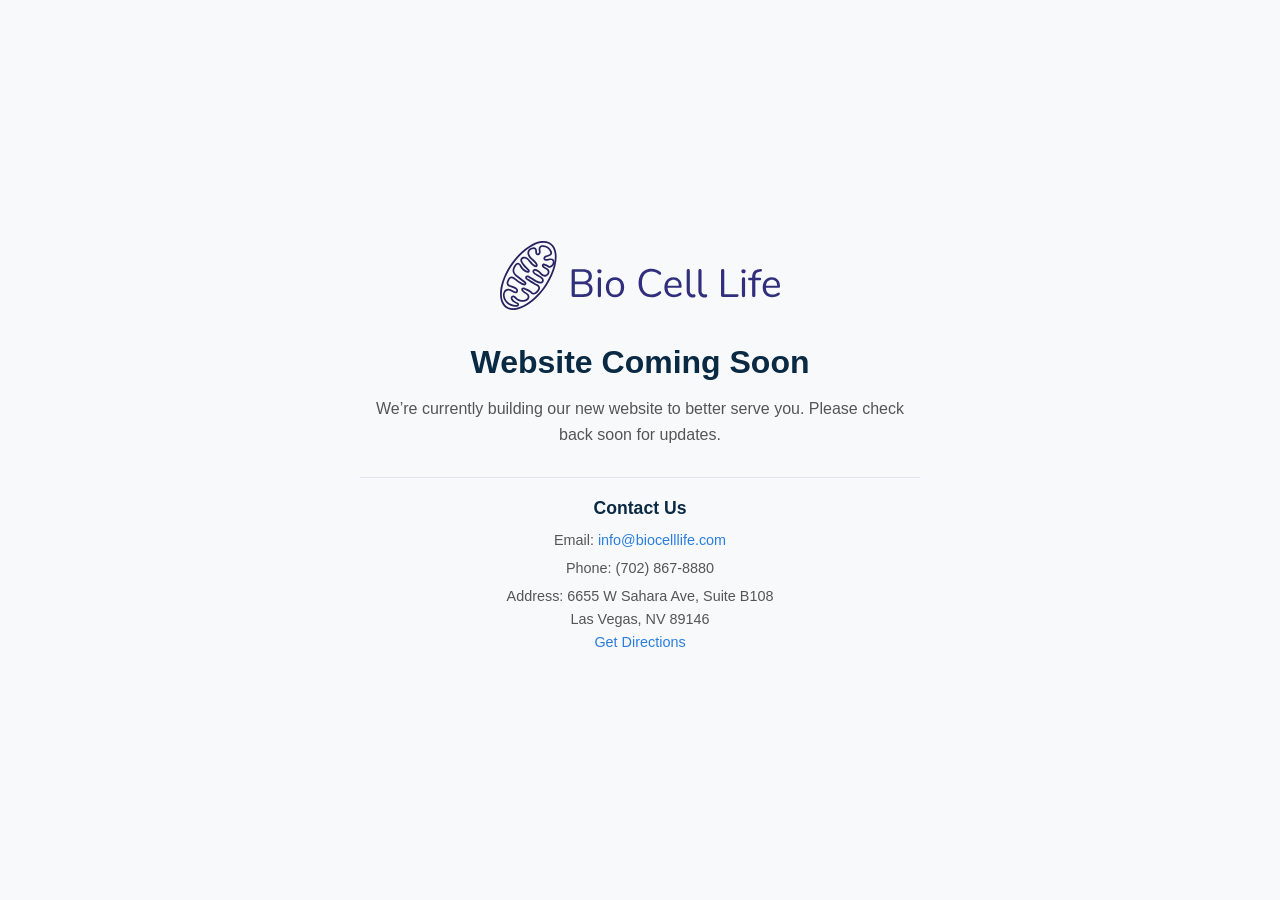
<file: landing-page.html>
<!DOCTYPE html>
<html lang="en">
<head>
    <meta charset="UTF-8">
    <meta name="viewport" content="width=device-width, initial-scale=1.0">
    <title>Bio Cell Life | Website Coming Soon</title>
    <meta name="description" content="Bio Cell Life is launching a new website soon. Check back for updates on wound care, pain management, and regenerative therapy services in Las Vegas.">
    <link rel="canonical" href="https://biocelllife.com/landing-page.html">
    <meta property="og:title" content="Bio Cell Life | Website Coming Soon">
    <meta property="og:description" content="Bio Cell Life is launching a new website soon with updates on wound care, pain management, and regenerative therapy services in Las Vegas.">
    <meta property="og:type" content="website">
    <meta property="og:url" content="https://biocelllife.com/landing-page.html">
    <meta property="og:image" content="https://biocelllife.com/assets/img/slider/hero-2.jpg">
    <meta property="og:site_name" content="Bio Cell Life">
    <meta name="twitter:card" content="summary_large_image">
    <meta name="twitter:title" content="Bio Cell Life | Website Coming Soon">
    <meta name="twitter:description" content="Bio Cell Life is launching a new website soon with updates on wound care, pain management, and regenerative therapy services in Las Vegas.">
    <meta name="twitter:image" content="https://biocelllife.com/assets/img/slider/hero-2.jpg">
    <link rel="stylesheet" href="assets/css/landing-page.css">

<link rel="apple-touch-icon" sizes="180x180" href="/assets/img/favicon/apple-touch-icon.png">
<link rel="icon" type="image/png" sizes="32x32" href="/assets/img/favicon/favicon-32x32.png">
<link rel="icon" type="image/png" sizes="16x16" href="/assets/img/favicon/favicon-16x16.png">
<link rel="shortcut icon" href="/assets/img/favicon/favicon.ico">
<link rel="manifest" href="/assets/img/favicon/site.webmanifest">

</head>
<body>
    <div class="container">
        <header>
            <img src="assets/img/logo/bio-cell-horiz.svg" alt="Company Logo" class="logo">
        </header>

        <main>
            <h1>Website Coming Soon</h1>
            <p>
                We’re currently building our new website to better serve you.
                Please check back soon for updates.
            </p>
        </main>

        <footer>
            <div class="contact">
                <h3>Contact Us</h3>
                <p>Email: <a href="mailto:info@biocelllife.com">info@biocelllife.com</a></p>
                <p>Phone: (702) 867-8880</p>
                <p>Address: 6655 W Sahara Ave, Suite B108<br>
            Las Vegas, NV 89146<br>
            <a href="https://maps.apple.com/?q=6655+W+Sahara+Ave,+Las+Vegas,+NV+89146" onclick="if(!/iPhone|iPad|iPod/.test(navigator.userAgent)) {this.href='https://www.google.com/maps/search/?api=1&query=6655+W+Sahara+Ave,+Las+Vegas,+NV+89146';}" target="_blank">Get Directions</a>
                </p>
            </div>
        </footer>
    </div>
</body>
</html>
</file>
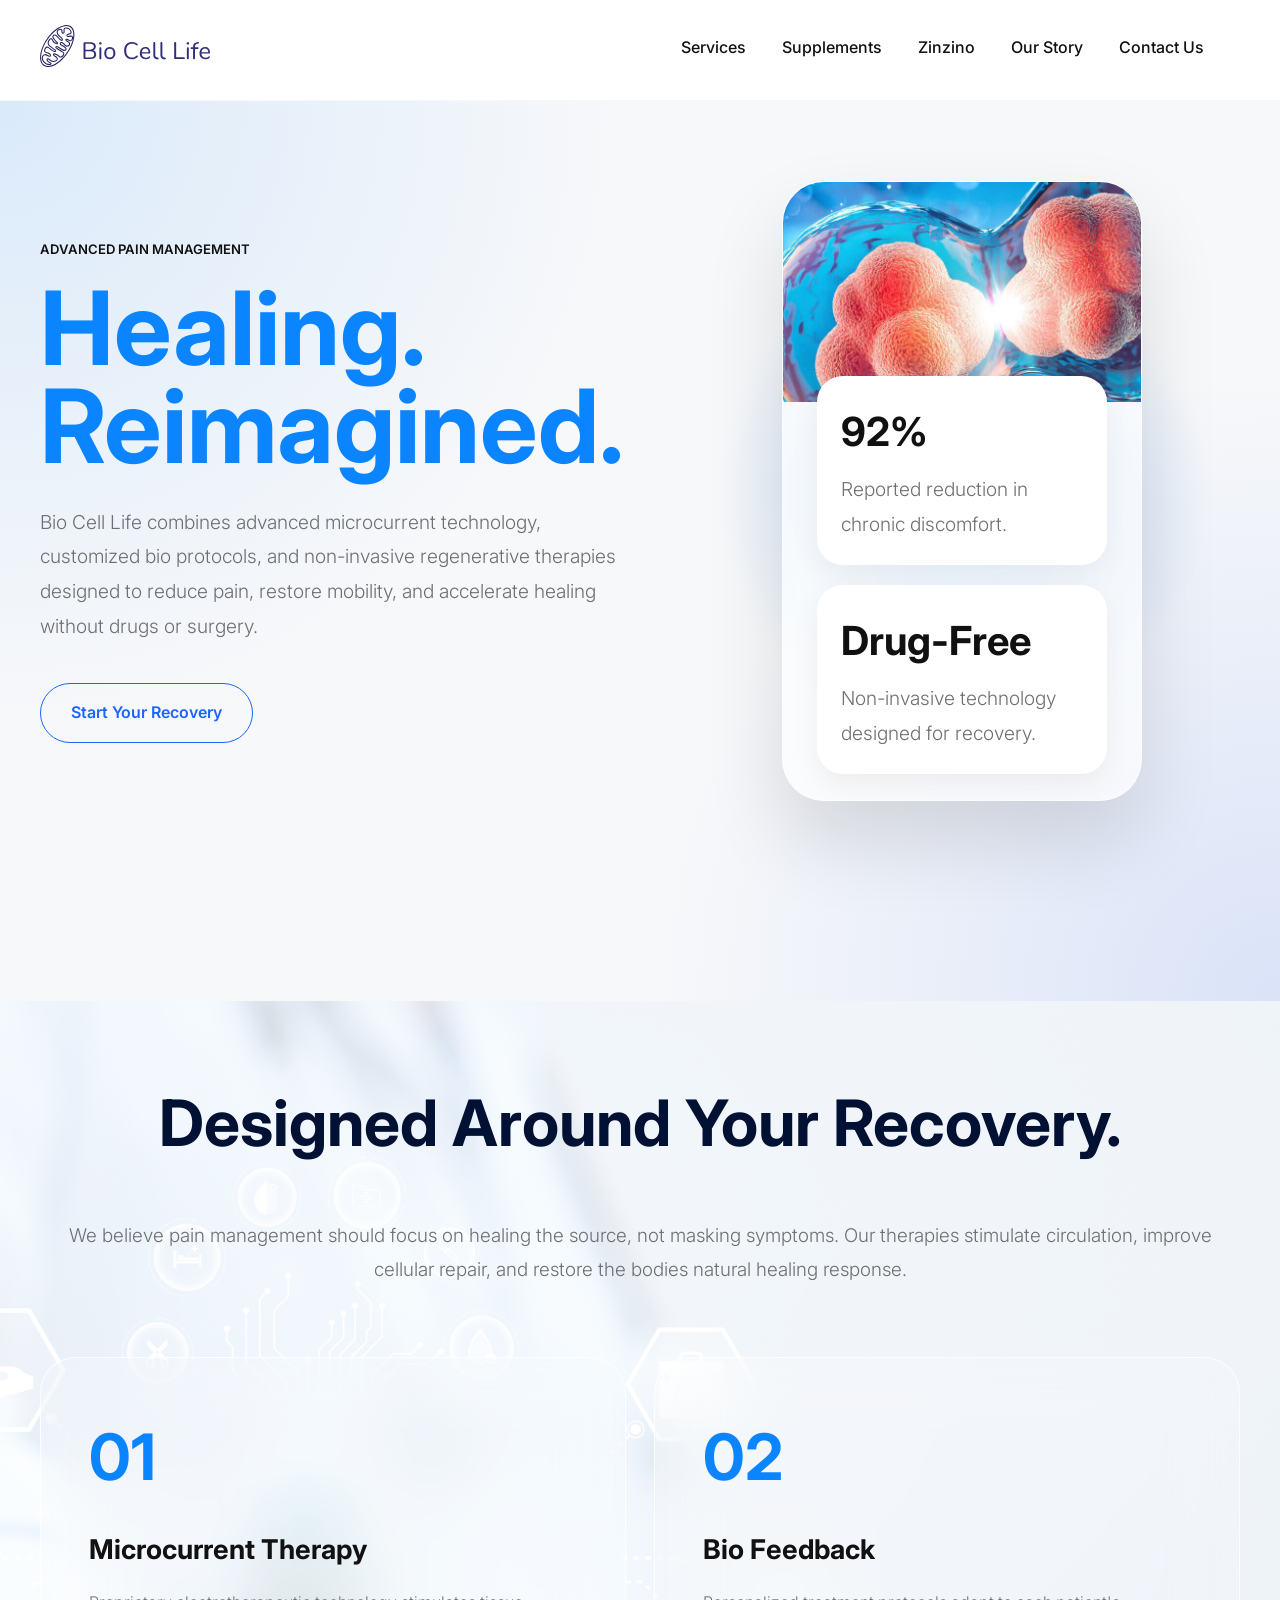
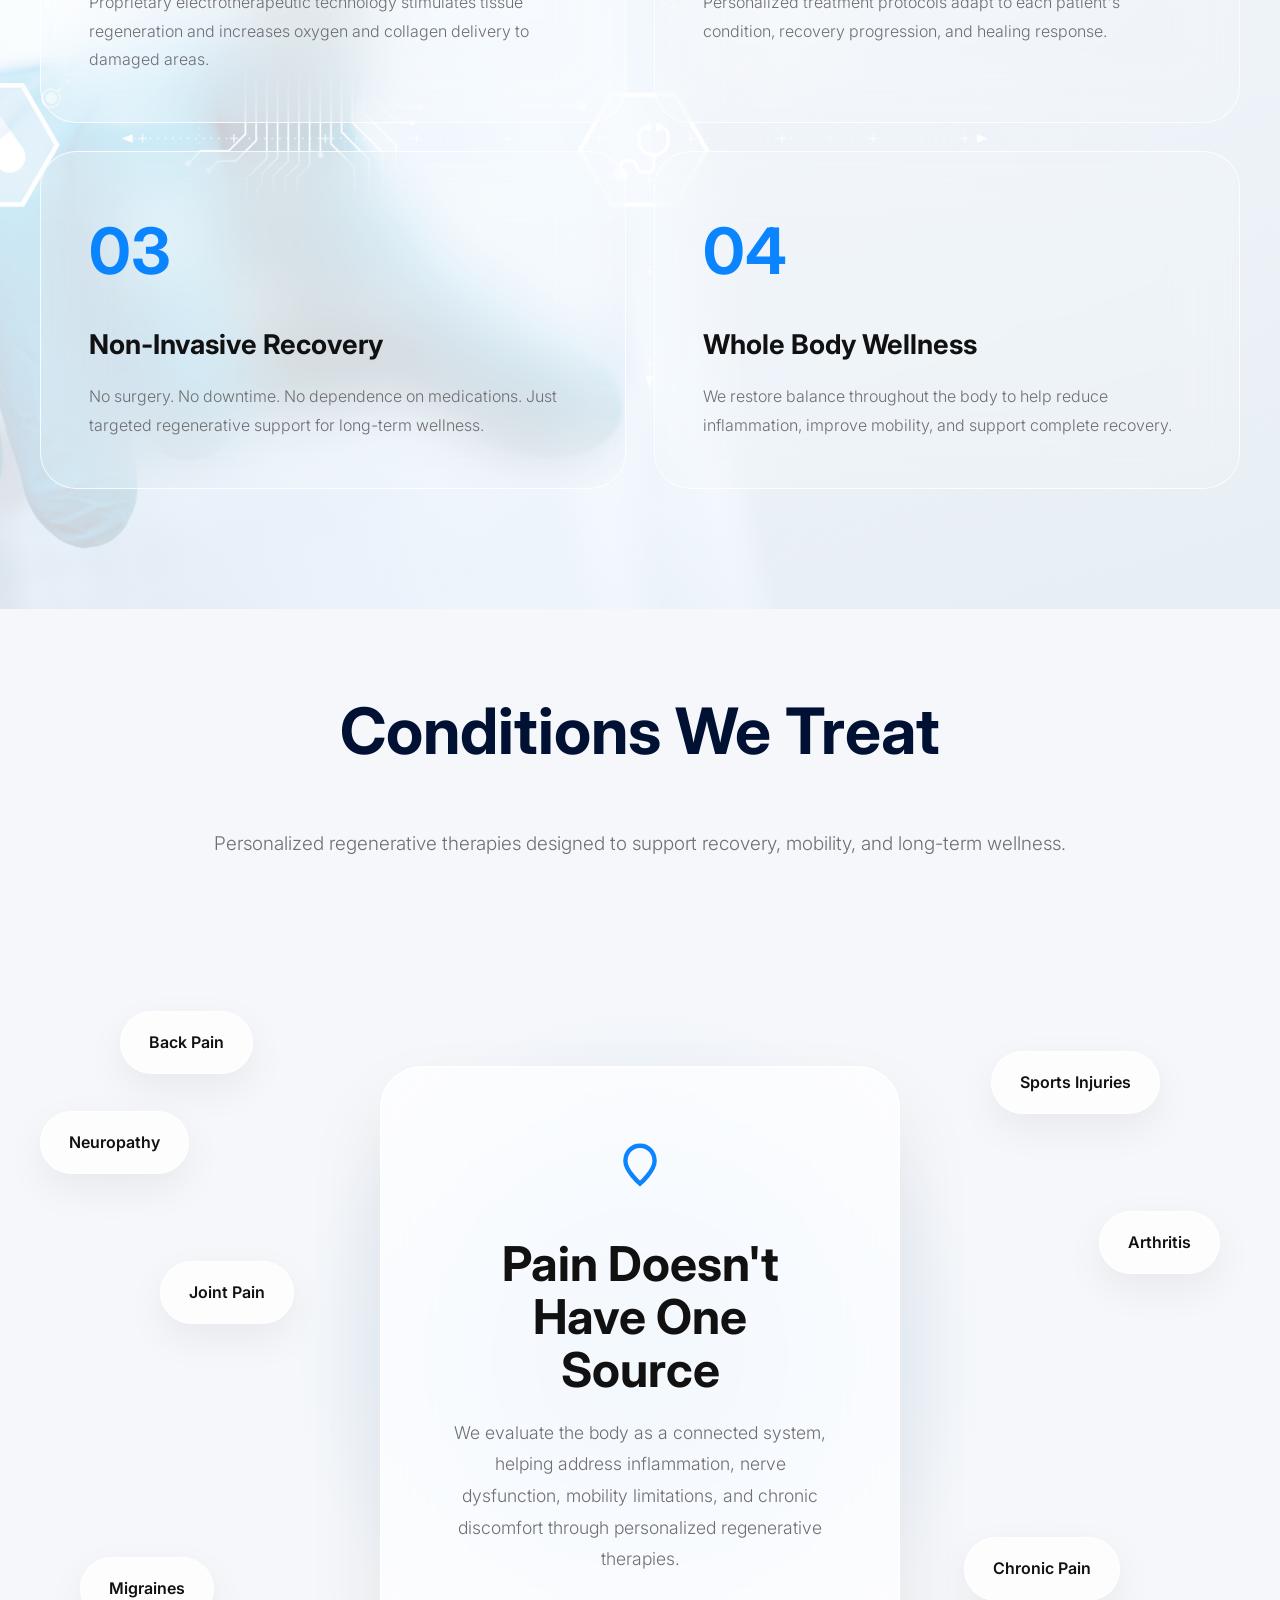
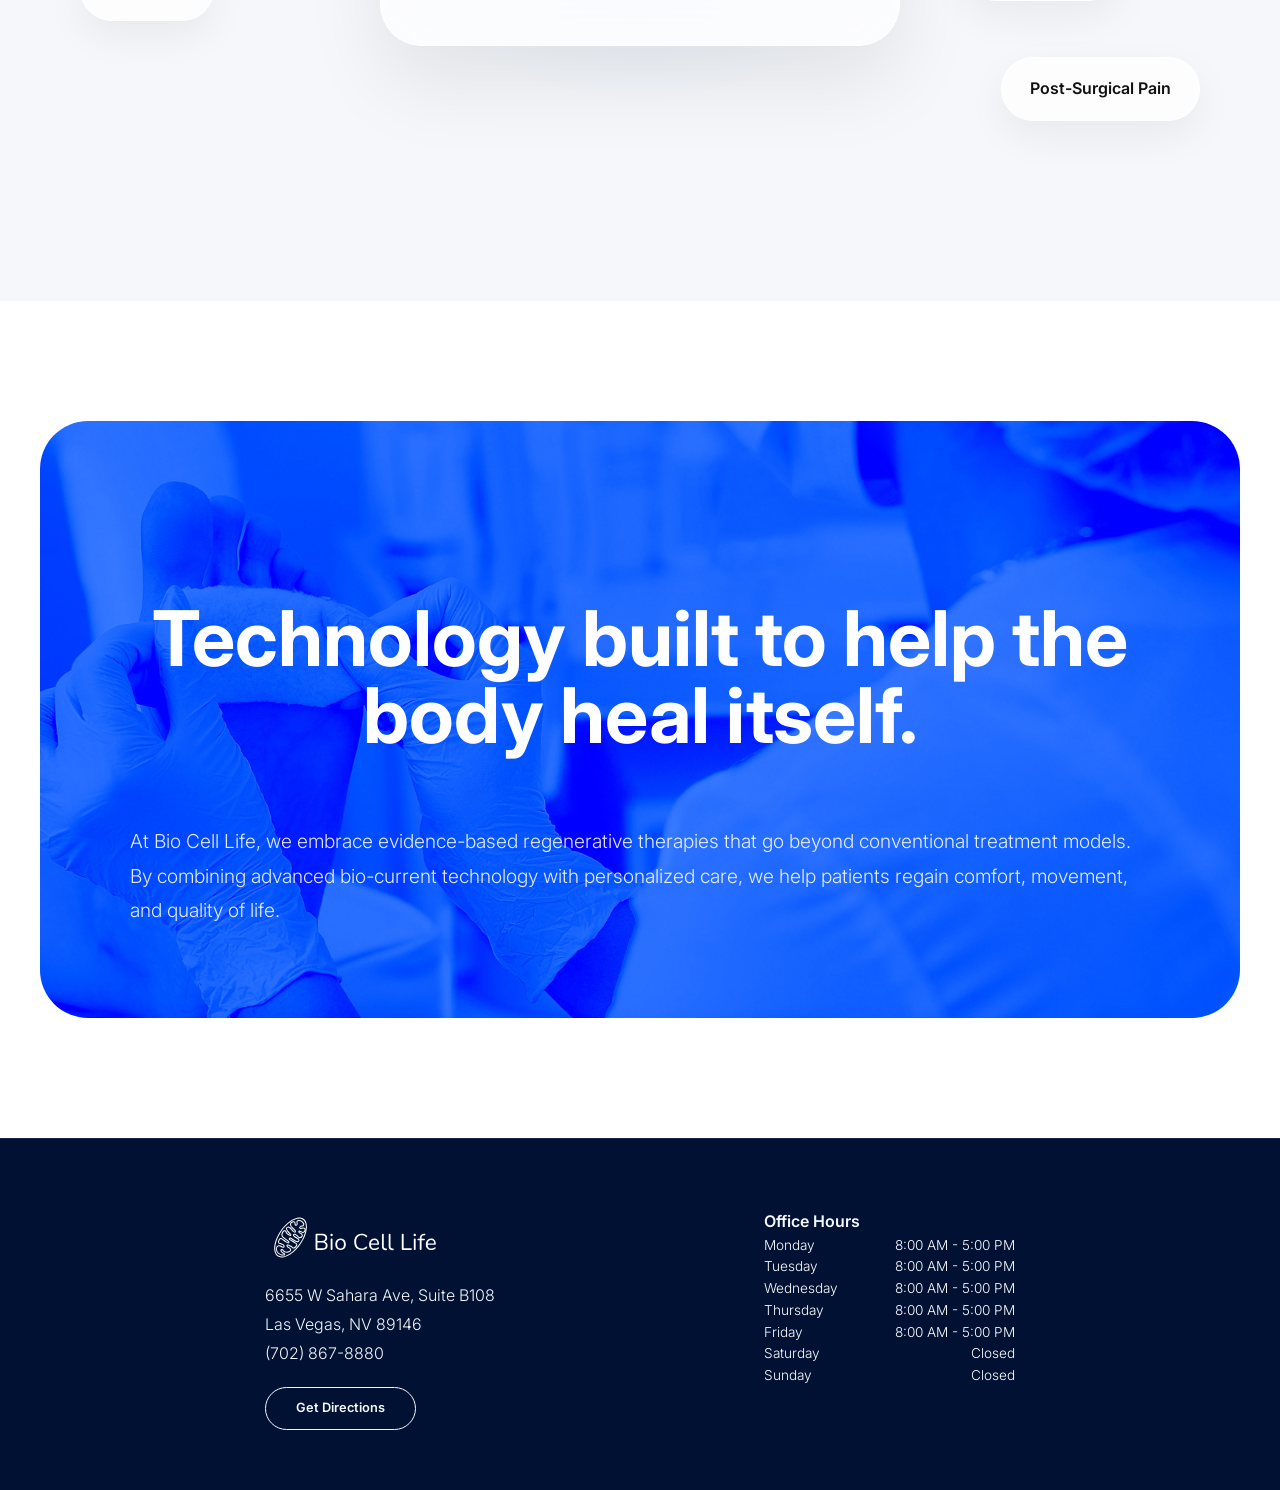
<file: pain-management.html>
<!DOCTYPE html>
<html lang="en">
<head>
<meta charset="UTF-8" />
<meta name="viewport" content="width=device-width, initial-scale=1.0" />
<title>Bio Cell Life | Pain Management & Regenerative Therapy</title>
<meta name="description" content="Drug-free pain management with advanced microcurrent therapy, bio feedback, and personalized recovery programs for chronic pain, nerve issues, and joint discomfort.">
<link rel="canonical" href="https://biocelllife.com/pain-management.html">
<meta property="og:title" content="Bio Cell Life | Pain Management & Regenerative Therapy">
<meta property="og:description" content="Drug-free pain management with advanced microcurrent therapy, bio feedback, and personalized recovery programs for chronic pain and mobility support.">
<meta property="og:type" content="website">
<meta property="og:url" content="https://biocelllife.com/pain-management.html">
<meta property="og:image" content="https://biocelllife.com/assets/img/slider/hero-3.jpg">
<meta property="og:site_name" content="Bio Cell Life">
<meta name="twitter:card" content="summary_large_image">
<meta name="twitter:title" content="Bio Cell Life | Pain Management & Regenerative Therapy">
<meta name="twitter:description" content="Drug-free pain management with advanced microcurrent therapy, bio feedback, and personalized recovery programs for chronic pain and mobility support.">
<meta name="twitter:image" content="https://biocelllife.com/assets/img/slider/hero-3.jpg">

<link rel="stylesheet" href="assets/css/styles.css">
<link rel="stylesheet" href="assets/css/styles-pain-management.css">
<link rel="stylesheet" href="assets/css/animations.css">
<link rel="stylesheet" href="assets/css/responsive.css">

<link rel="apple-touch-icon" sizes="180x180" href="/assets/img/favicon/apple-touch-icon.png">
<link rel="icon" type="image/png" sizes="32x32" href="/assets/img/favicon/favicon-32x32.png">
<link rel="icon" type="image/png" sizes="16x16" href="/assets/img/favicon/favicon-16x16.png">
<link rel="shortcut icon" href="/assets/img/favicon/favicon.ico">
<link rel="manifest" href="/assets/img/favicon/site.webmanifest">

<link rel="preconnect" href="https://fonts.googleapis.com">
<link rel="preconnect" href="https://fonts.gstatic.com" crossorigin>
<link href="https://fonts.googleapis.com/css2?family=Inter:ital,opsz,wght@0,14..32,100..900;1,14..32,100..900&display=swap" rel="stylesheet">

</head>

<body>

<div id="header"></div>

<script>
fetch('/components/header.html')
  .then(response => response.text())
  .then(data => {
    document.getElementById('header').innerHTML = data;
  });
</script>

<section class="hero">
    <div class="container hero-grid">

        <div class="fade-up">
            <div class="eyebrow">Advanced Pain Management</div>

            <h1 class="">
                Healing.<br>
                Reimagined.
            </h1>

            <p>
                Bio Cell Life combines advanced microcurrent technology, customized bio protocols, and non-invasive regenerative therapies designed to reduce pain, restore mobility, and accelerate healing without drugs or surgery.
            </p>

            <div class="hero-buttons">
                <a href="/contact.html" class="btn-secondary">Start Your Recovery</a>
            </div>
        </div>

        <div class="hero-visual fade-up">

            <div class="glow"></div>

            <div class="device">
                <div class="device-content">

                    <div class="metric">
                        <h3>92%</h3>
                        <p>Reported reduction in chronic discomfort.</p>
                    </div>

                    <div class="metric">
                        <h3>Drug-Free</h3>
                        <p>Non-invasive technology designed for recovery.</p>
                    </div>

                </div>
            </div>

        </div>

    </div>
</section>

<section class="features-container">
    <div class="container">

        <div class="section-header fade-up">
            <h2>
                Designed Around Your Recovery.
            </h2>

            <p>
                We believe pain management should focus on healing the source, not masking symptoms. Our therapies stimulate circulation, improve cellular repair, and restore the bodies natural healing response.
            </p>
        </div>

        <div class="features">

            <div class="feature-card fade-up">
                <div class="feature-number">01</div>
                <h3>Microcurrent Therapy</h3>
                <p>
                    Proprietary electrotherapeutic technology stimulates tissue regeneration and increases oxygen and collagen delivery to damaged areas.
                </p>
            </div>

            <div class="feature-card fade-up">
                <div class="feature-number">02</div>
                <h3>Bio Feedback</h3>
                <p>
                    Personalized treatment protocols adapt to each patient's condition, recovery progression, and healing response.
                </p>
            </div>

            <div class="feature-card fade-up">
                <div class="feature-number">03</div>
                <h3>Non-Invasive Recovery</h3>
                <p>
                    No surgery. No downtime. No dependence on medications. Just targeted regenerative support for long-term wellness.
                </p>
            </div>

            <div class="feature-card fade-up">
                <div class="feature-number">04</div>
                <h3>Whole Body Wellness</h3>
                <p>
                    We restore balance throughout the body to help reduce inflammation, improve mobility, and support complete recovery.
                </p>
            </div>

        </div>

    </div>
</section>

<section>

    <section class="conditions-section">

        <div class="container">

            <div class="section-header fade-up">
                <h2>Conditions We Treat</h2>

                <p>
                    Personalized regenerative therapies designed to support recovery, mobility, and long-term wellness.
                </p>
            </div>

            <div class="conditions-showcase fade-up">

                <div class="conditions-glow"></div>

                <div class="conditions-center">

                    <div class="center-card">

                        <div class="center-icon">
                            <svg width="70" height="70" viewBox="0 0 24 24" fill="none">
                                <path d="M12 3C9 3 7 5.4 7 8.2C7 11.6 12 16 12 16C12 16 17 11.6 17 8.2C17 5.4 15 3 12 3Z"
                                stroke="currentColor"
                                stroke-width="1.5"/>
                            </svg>
                        </div>

                        <h3>Pain Doesn't Have One Source</h3>

                        <p>
                            We evaluate the body as a connected system, helping address inflammation, nerve dysfunction, mobility limitations, and chronic discomfort through personalized regenerative therapies.
                        </p>

                    </div>

                </div>

                <div class="condition-chip chip-1">
                    <span>Back Pain</span>
                </div>

                <div class="condition-chip chip-2">
                    <span>Neuropathy</span>
                </div>

                <div class="condition-chip chip-3">
                    <span>Joint Pain</span>
                </div>

                <div class="condition-chip chip-4">
                    <span>Migraines</span>
                </div>

                <div class="condition-chip chip-5">
                    <span>Sports Injuries</span>
                </div>

                <div class="condition-chip chip-6">
                    <span>Arthritis</span>
                </div>

                <div class="condition-chip chip-7">
                    <span>Chronic Pain</span>
                </div>

                <div class="condition-chip chip-8">
                    <span>Post-Surgical Pain</span>
                </div>

            </div>

        </div>

    </section>

</section>

<section>
    <div class="container">

        <div class="full-banner fade-up">

            <h2>
                Technology built to help the body heal itself.
            </h2>

            <p>
                At Bio Cell Life, we embrace evidence-based regenerative therapies that go beyond conventional treatment models. By combining advanced bio-current technology with personalized care, we help patients regain comfort, movement, and quality of life.
            </p>

        </div>

    </div>
</section>

<div id="footer"></div>

<script>
fetch('/components/footer.html')
  .then(response => response.text())
  .then(data => {
    document.getElementById('footer').innerHTML = data;
  });
</script>

<script>

const observer = new IntersectionObserver((entries)=>{
    entries.forEach(entry=>{
        if(entry.isIntersecting){
            entry.target.classList.add('active');
        }
    });
},{
    threshold:0.15
});

document.querySelectorAll('.fade-up').forEach(el=>{
    observer.observe(el);
});

</script>

<script src="assets/js/menu.js"></script>

</body>
</html>
</file>
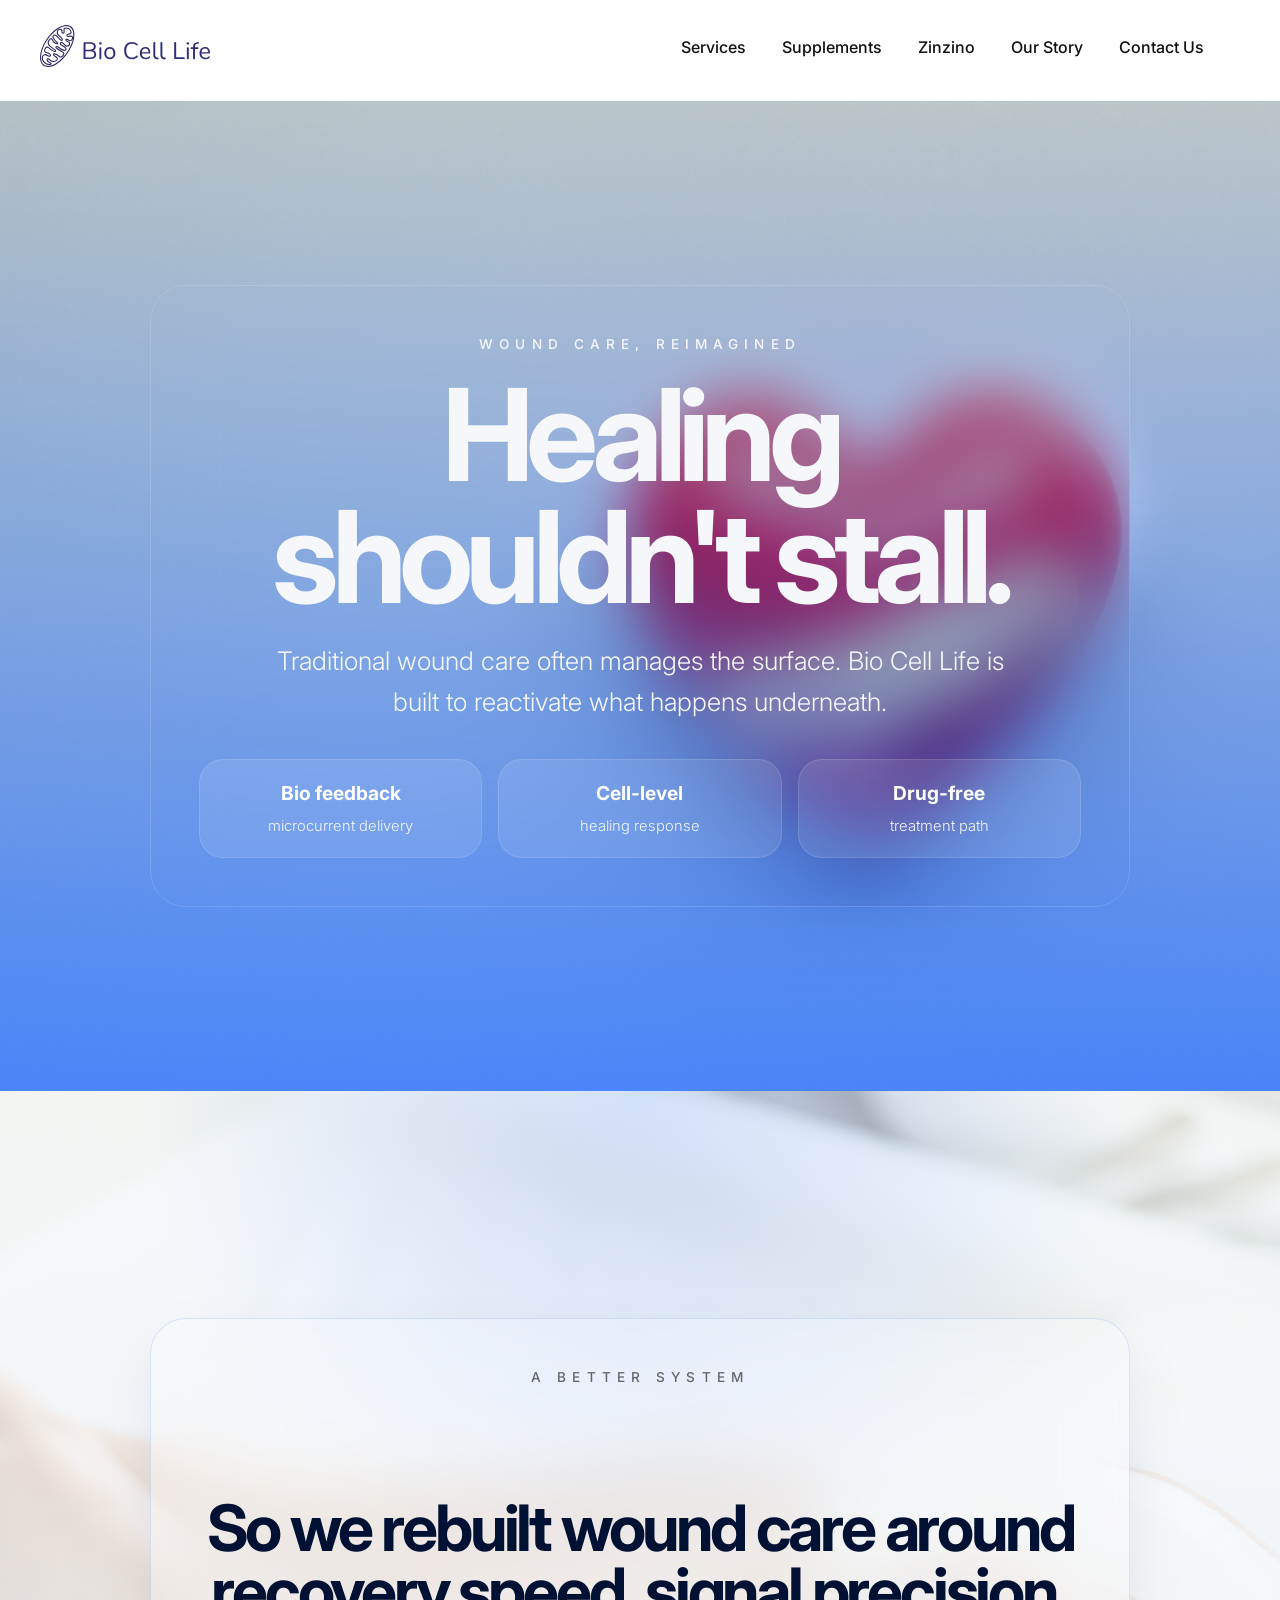
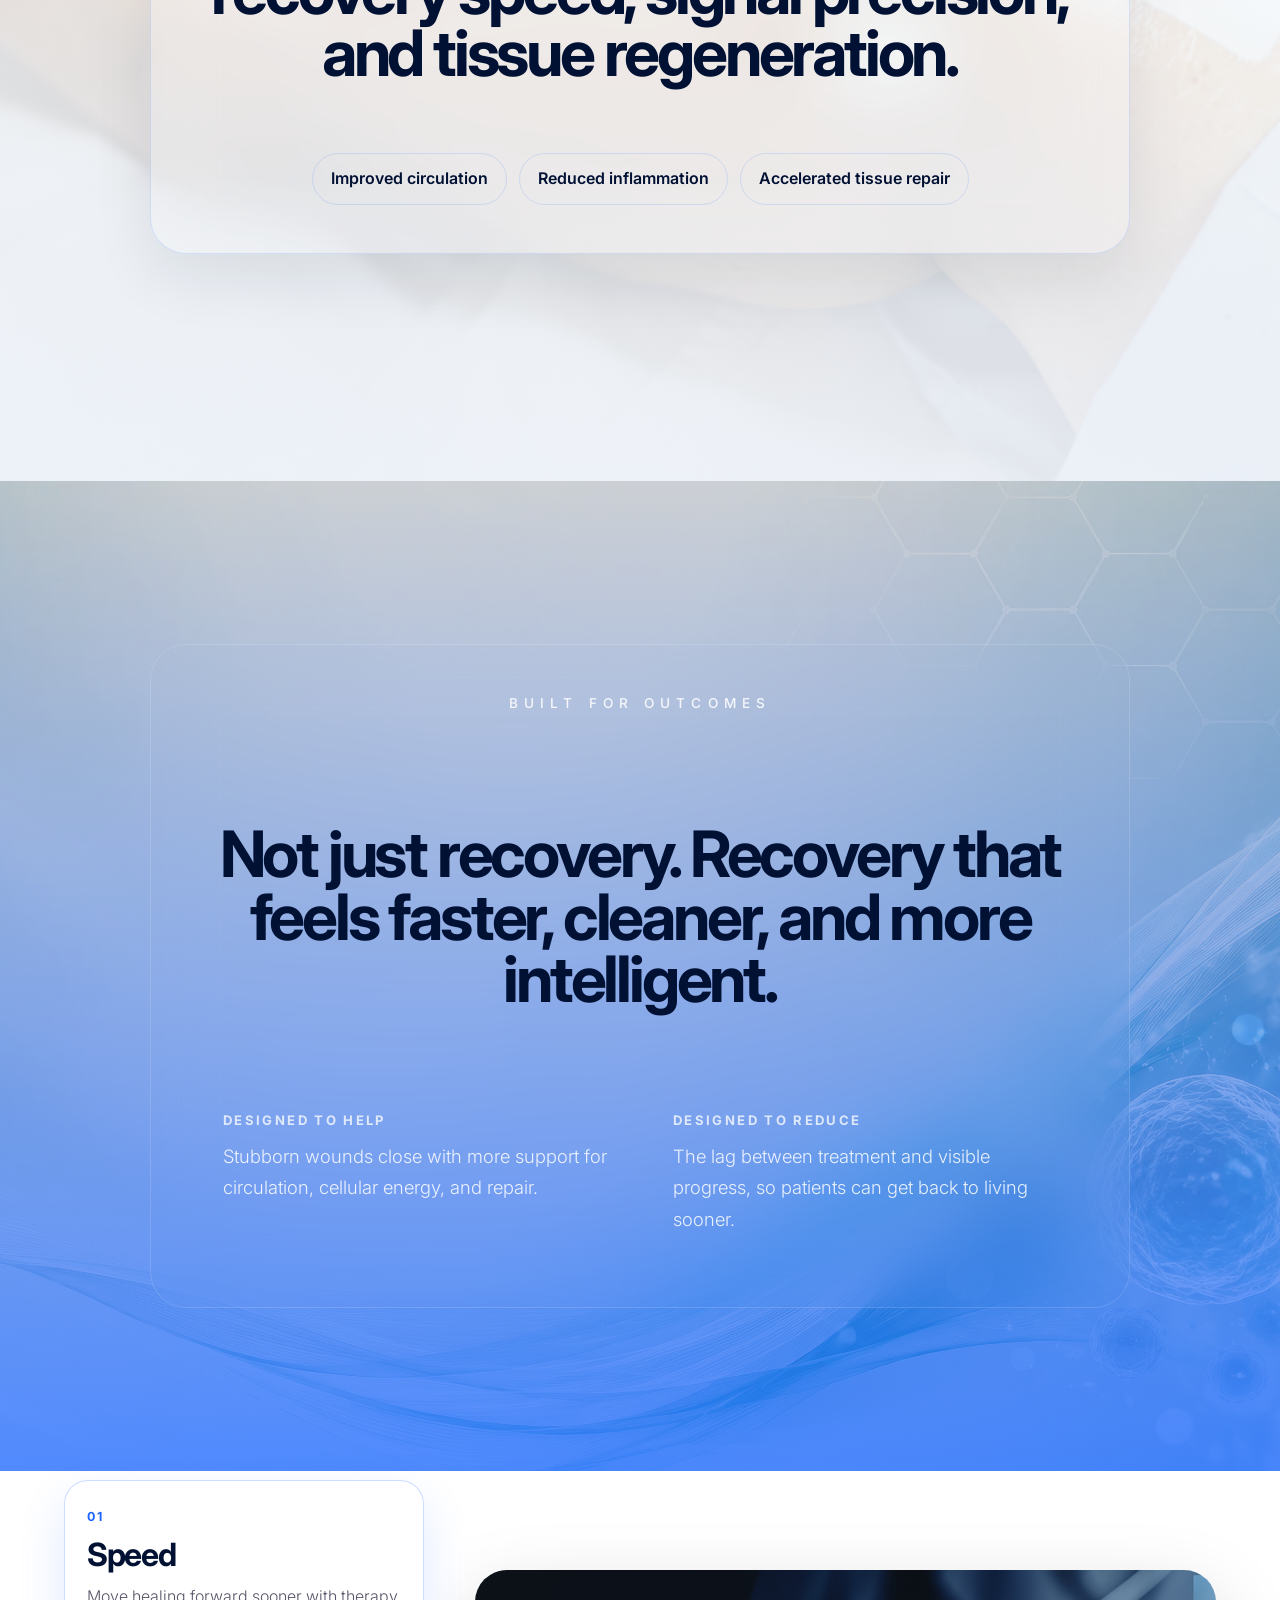
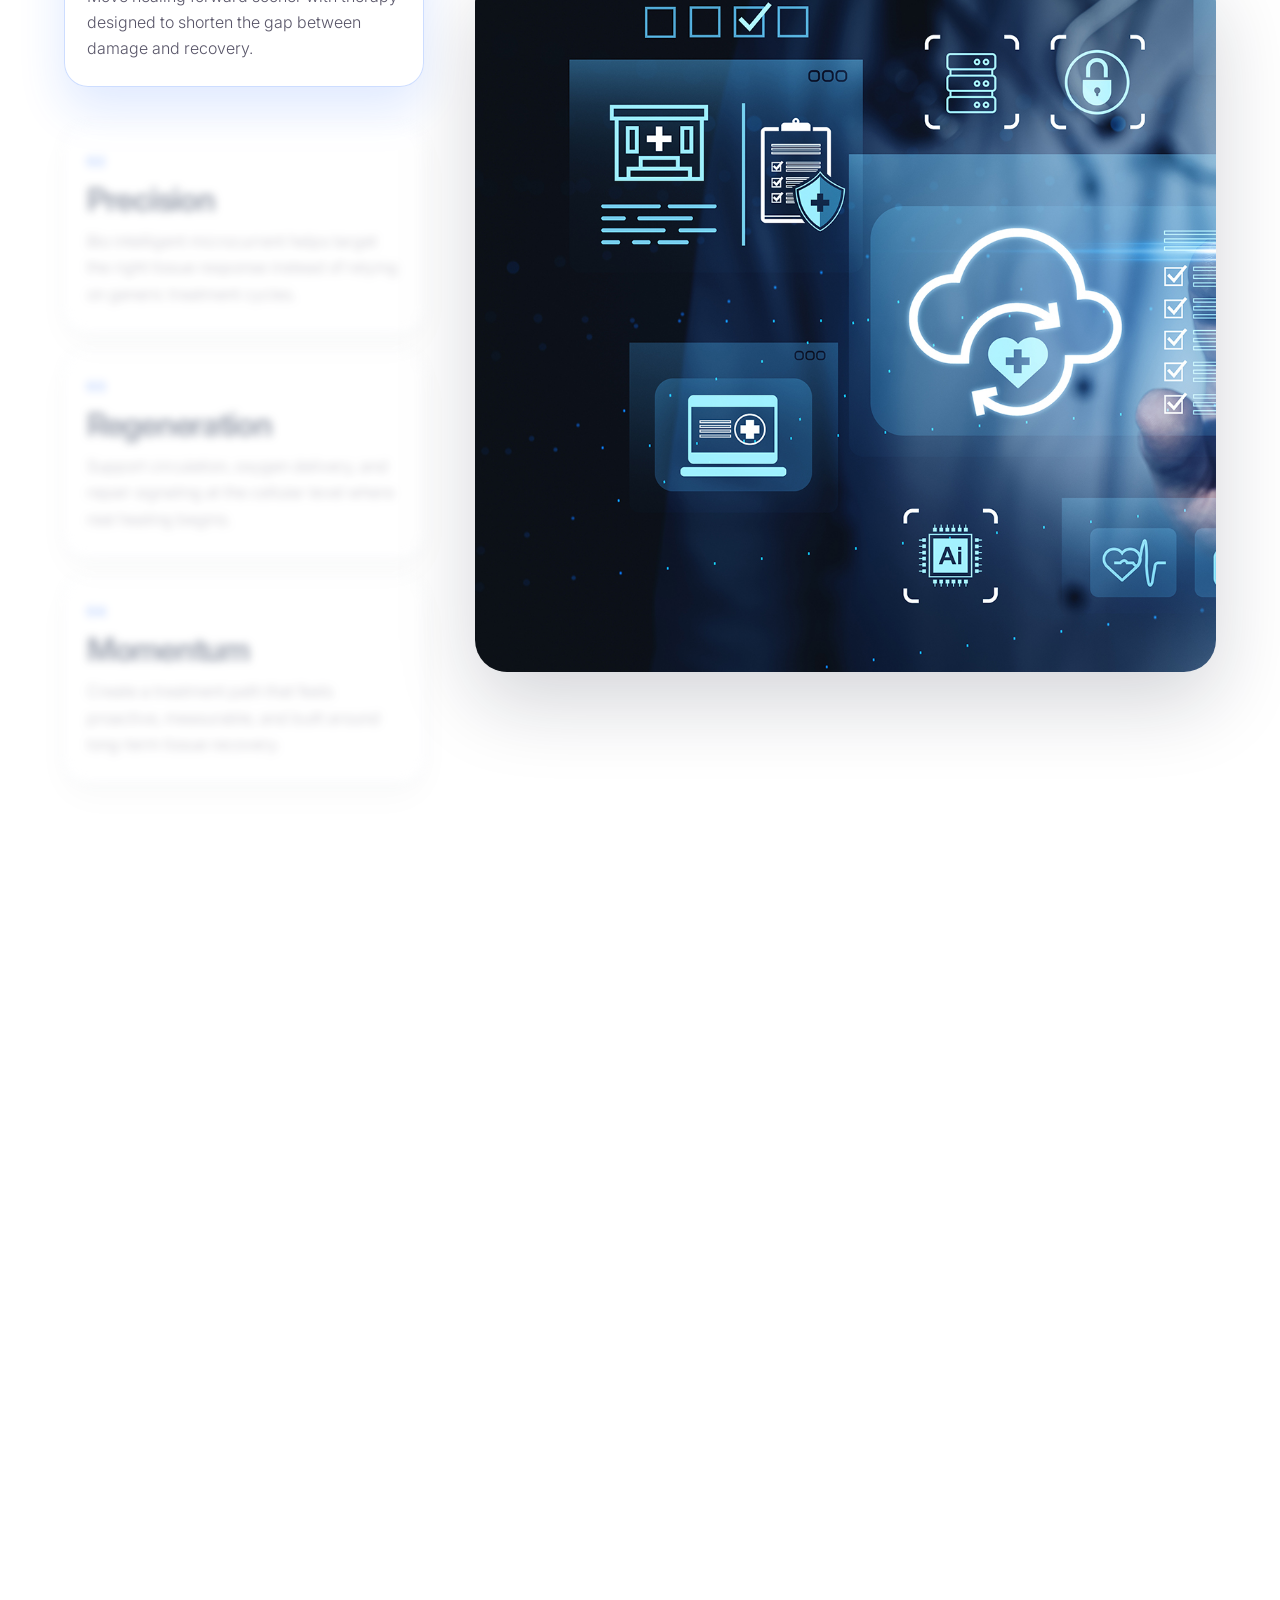
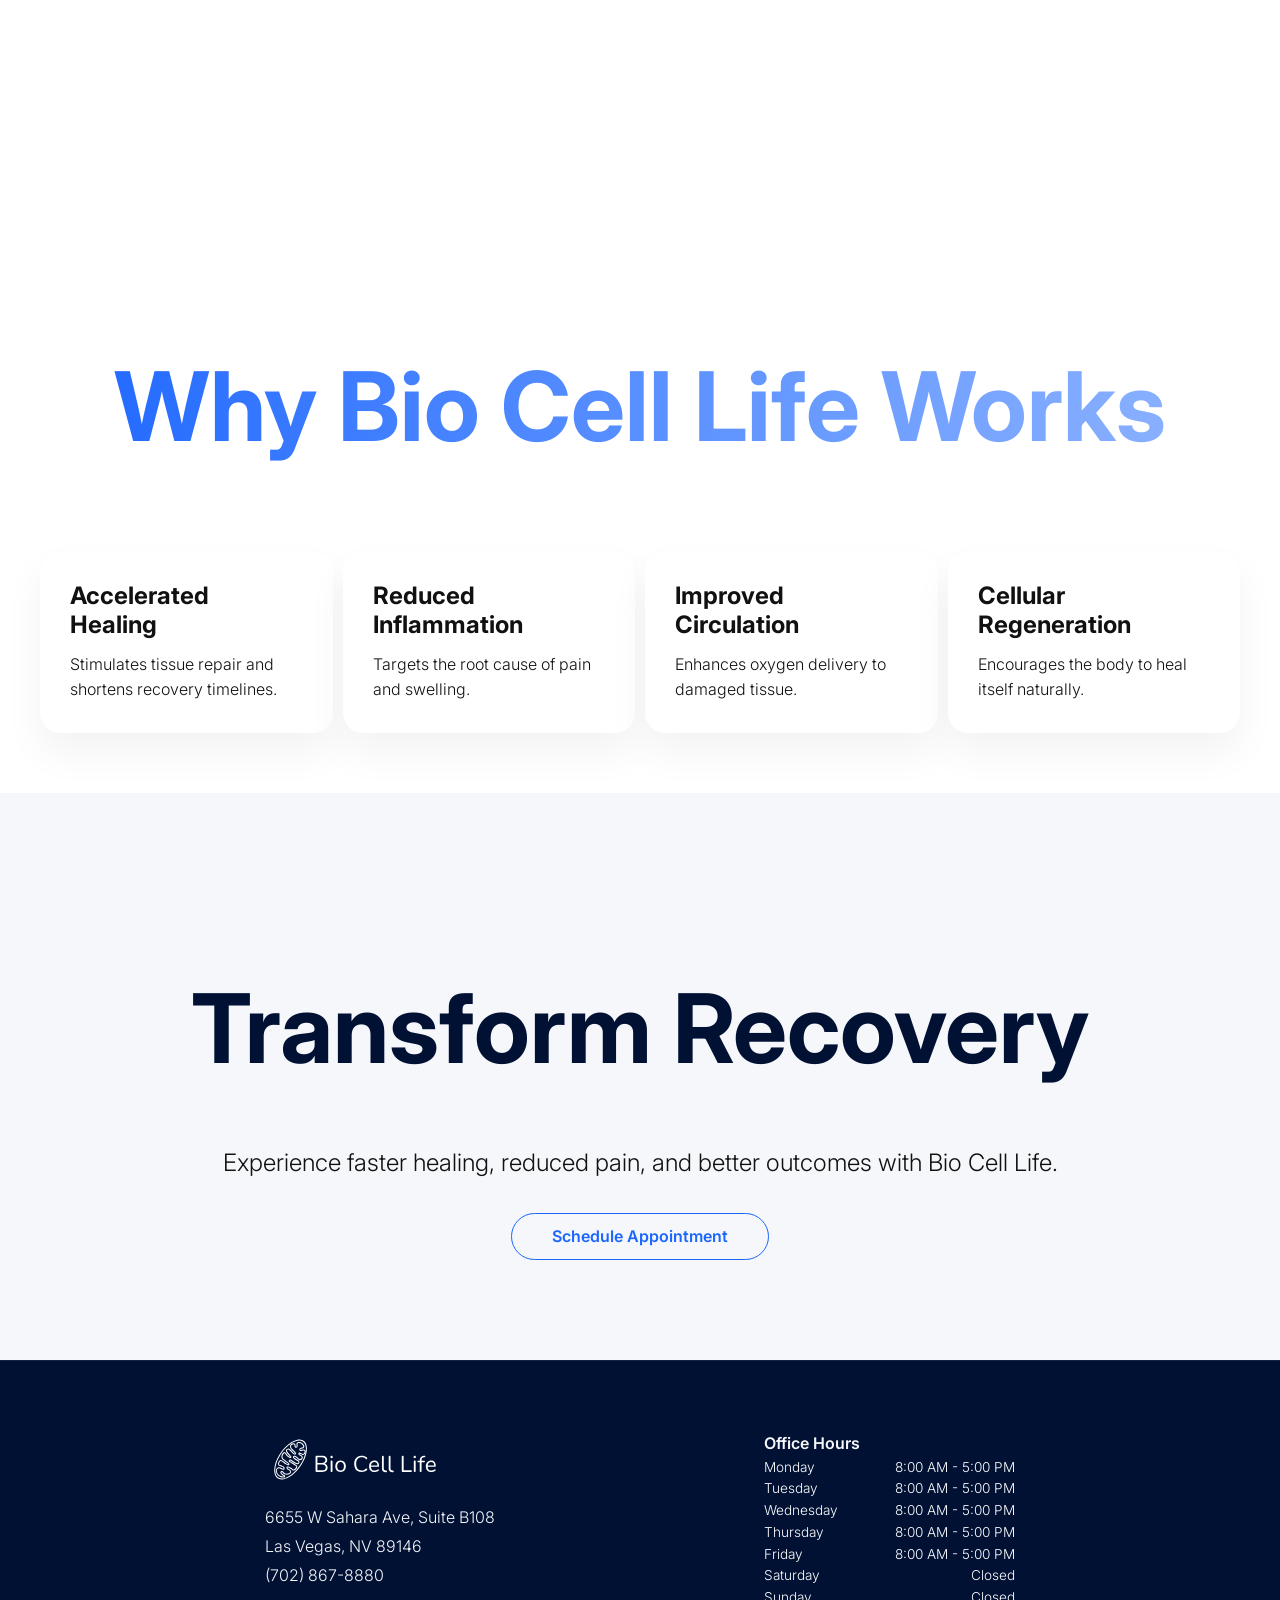
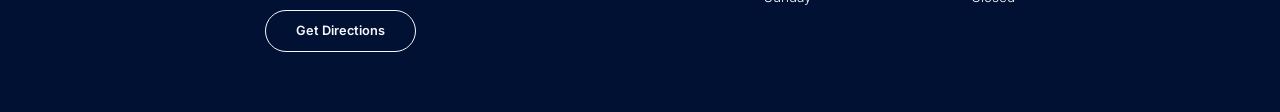
<file: wound-care.html>
<!DOCTYPE html>
<html lang="en">
<head>

<meta charset="UTF-8">
<meta name="viewport" content="width=device-width,initial-scale=1">
<title>Wound Care & Healing Support | Bio Cell Life Las Vegas</title>
<meta name="description" content="Specialized wound care in Las Vegas using microcurrent and regenerative protocols to accelerate healing, reduce inflammation, and improve circulation.">
<link rel="canonical" href="https://biocelllife.com/wound-care.html">
<meta property="og:title" content="Wound Care & Healing Support | Bio Cell Life Las Vegas">
<meta property="og:description" content="Specialized wound care using microcurrent and regenerative protocols to accelerate healing, reduce inflammation, and improve circulation.">
<meta property="og:type" content="website">
<meta property="og:url" content="https://biocelllife.com/wound-care.html">
<meta property="og:image" content="https://biocelllife.com/assets/img/sync/sync-1.jpg">
<meta property="og:site_name" content="Bio Cell Life">
<meta name="twitter:card" content="summary_large_image">
<meta name="twitter:title" content="Wound Care & Healing Support | Bio Cell Life Las Vegas">
<meta name="twitter:description" content="Specialized wound care using microcurrent and regenerative protocols to accelerate healing, reduce inflammation, and improve circulation.">
<meta name="twitter:image" content="https://biocelllife.com/assets/img/sync/sync-1.jpg">

<link rel="stylesheet" href="assets/css/styles.css">
<link rel="stylesheet" href="assets/css/styles-woundcare.css">
<link rel="stylesheet" href="assets/css/animations.css">
<link rel="stylesheet" href="assets/css/responsive.css">

<link rel="apple-touch-icon" sizes="180x180" href="/assets/img/favicon/apple-touch-icon.png">
<link rel="icon" type="image/png" sizes="32x32" href="/assets/img/favicon/favicon-32x32.png">
<link rel="icon" type="image/png" sizes="16x16" href="/assets/img/favicon/favicon-16x16.png">
<link rel="shortcut icon" href="/assets/img/favicon/favicon.ico">
<link rel="manifest" href="/assets/img/favicon/site.webmanifest">

<link rel="preconnect" href="https://fonts.googleapis.com">
<link rel="preconnect" href="https://fonts.gstatic.com" crossorigin>
<link href="https://fonts.googleapis.com/css2?family=Inter:ital,opsz,wght@0,14..32,100..900;1,14..32,100..900&display=swap" rel="stylesheet">

</head>

<body>

<div id="header"></div>

<script>
fetch('/components/header.html')
  .then(response => response.text())
  .then(data => {
    document.getElementById('header').innerHTML = data;
  });
</script>

<section class="apple-story">

  <div class="panel">
    <div class="panel-inner">
      <p class="panel-kicker">Wound Care, Reimagined</p>
      <h1 class="panel-display">Healing shouldn't stall.</h1>
      <p class="panel-lead">Traditional wound care often manages the surface. Bio Cell Life is built to reactivate what happens underneath.</p>
      <div class="panel-metrics">
        <div class="metric">
          <span class="metric-value">Bio feedback</span>
          <span class="metric-label">microcurrent delivery</span>
        </div>
        <div class="metric">
          <span class="metric-value">Cell-level</span>
          <span class="metric-label">healing response</span>
        </div>
        <div class="metric">
          <span class="metric-value">Drug-free</span>
          <span class="metric-label">treatment path</span>
        </div>
      </div>
    </div>
  </div>

  <div class="panel light">
    <div class="panel-inner">
      <p class="panel-kicker">A Better System</p>
      <h2 class="panel-title">So we rebuilt wound care around recovery speed, signal precision, and tissue regeneration.</h2>
      <div class="panel-pill-row">
        <span class="panel-pill">Improved circulation</span>
        <span class="panel-pill">Reduced inflammation</span>
        <span class="panel-pill">Accelerated tissue repair</span>
      </div>
    </div>
  </div>

  <div class="panel">
    <div class="panel-inner">
      <p class="panel-kicker">Built For Outcomes</p>
      <h2 class="panel-title">Not just recovery. Recovery that feels faster, cleaner, and more intelligent.</h2>
      <div class="panel-columns">
        <div class="panel-copy-block">
          <span class="copy-label">Designed To Help</span>
          <p>Stubborn wounds close with more support for circulation, cellular energy, and repair.</p>
        </div>
        <div class="panel-copy-block">
          <span class="copy-label">Designed to reduce</span>
          <p>The lag between treatment and visible progress, so patients can get back to living sooner.</p>
        </div>
      </div>
    </div>
  </div>

</section>
<section class="sync-scroll" id="scroll-section">
  <div class="sticky">

    <div class="text-list">
      <div class="text-item active">
        <span class="text-eyebrow">01</span>
        <strong>Speed</strong>
        <p>Move healing forward sooner with therapy designed to shorten the gap between damage and recovery.</p>
      </div>
      <div class="text-item">
        <span class="text-eyebrow">02</span>
        <strong>Precision</strong>
        <p>Bio intelligent microcurrent helps target the right tissue response instead of relying on generic treatment cycles.</p>
      </div>
      <div class="text-item">
        <span class="text-eyebrow">03</span>
        <strong>Regeneration</strong>
        <p>Support circulation, oxygen delivery, and repair signaling at the cellular level where real healing begins.</p>
      </div>
      <div class="text-item">
        <span class="text-eyebrow">04</span>
        <strong>Momentum</strong>
        <p>Create a treatment path that feels proactive, measurable, and built around long-term tissue recovery.</p>
      </div>
    </div>

    <div class="image-container">
      <img src="assets/img/sync/sync-1.jpg" class="active" />
      <img src="assets/img/sync/sync-2.jpg" />
      <img src="assets/img/sync/sync-3.jpg" />
      <img src="assets/img/sync/sync-4.jpg" />
    </div>

  </div>
</section>

<!-- BENEFITS (UPGRADED) -->
<section class="services container">

  <h2 class="h2-wc-ben">Why Bio Cell Life Works</h2>

  <div class="service-grid apple-cards">

    <div class="service-card">
      <h3 class="svc-card">Accelerated Healing</h3>
      <p>Stimulates tissue repair and shortens recovery timelines.</p>
    </div>

    <div class="service-card">
      <h3 class="svc-card">Reduced Inflammation</h3>
      <p>Targets the root cause of pain and swelling.</p>
    </div>

    <div class="service-card">
      <h3 class="svc-card">Improved Circulation</h3>
      <p>Enhances oxygen delivery to damaged tissue.</p>
    </div>

    <div class="service-card">
      <h3 class="svc-card">Cellular Regeneration</h3>
      <p>Encourages the body to heal itself naturally.</p>
    </div>

  </div>

</section>

<!-- CTA -->
<section class="services-sum">

  <div class="container">
    <h2 class="h2">Transform Recovery</h2>
    <p class="h3">
      Experience faster healing, reduced pain, and better outcomes with Bio Cell Life.
    </p>

    <a href="/contact.html" class="btn-learn">Schedule Appointment</a>
  </div>

</section>

<div id="footer"></div>

<script>
fetch('/components/footer.html')
  .then(response => response.text())
  .then(data => {
    document.getElementById('footer').innerHTML = data;
  });
</script>

<script src="assets/js/main.js"></script>
<script src="assets/js/slider.js"></script>
<script src="assets/js/menu.js"></script>
<script src="assets/js/woundcare.js"></script>

</body>
</html>
</file>
<file: assets/css/styles.css>
:root{
--primary:#1b66ff;
--secondary:#001134;
--tertiary:#25ECA0;
--dark:#111;
--light:#F5F7FA;
--white:#fff;
}

*{
margin:0;
padding:0;
box-sizing:border-box;
}

body{
font-family: "Inter", sans-serif;
font-optical-sizing: auto;
font-weight: 300;
font-style: normal;
line-height:1.6;
color:var(--dark);
background:var(--white);
}

.container{
width:100%;
max-width:1200px;
margin:auto;
}

#header{
position:sticky;
top:0;
z-index:1000;
}

.header{
background: rgba(255, 255, 255, 0.7);
border-bottom:1px solid var(--light);
position:sticky;
top:0;
z-index:1000;
backdrop-filter: blur(18px);
-webkit-backdrop-filter: blur(18px);
}

#header .header{
position:relative;
top:auto;
z-index:auto;
}

.section{
  width:100%;
  padding:120px 0;
}

.nav{
display:flex;
justify-content:space-between;
align-items:center;
padding:18px 0;
}

nav ul{
display:flex;
gap: 0;
list-style:none;
}

nav a{
text-decoration:none;
color:var(--dark);
font-weight:500;
}

.navbar{
color:var(--dark);
}

.nav-container{
max-width:1000px;
margin:auto;
padding:0 20px;
display:flex;
align-items:center;
justify-content:space-between;
height:64px;
}

h1{
    font-size:23vw;
    font-weight:700;
    line-height: 1cqb(1.2);
    color: var(--white);
}

h2{
    font-size:6rem;
    line-height:5.7rem;
    font-weight:700;
    color:var(--secondary);
    padding: 90px 0 40px;
    text-align: center;
}

.h2-gradient{
    background: linear-gradient(
    to right in oklch, 
    #1B66FF, 
    #8FB4FF);
    background-clip: text;
    color: transparent;
}

.h2-grad-services{
    background: linear-gradient(
    to right in oklch, 
    #1B6FFF, 
    #8FB4FF);
    background-clip: text;
    color: transparent;
}

.h3{
    font-size:1.5rem;
    line-height:2.4rem;
    color:var(--dark);
    text-align: center;
}

.h4{
    font-size:1.6rem;
    line-height:4rem;
    font-weight: 300;
}

.svc-card{
    font-size:1.5rem;
    line-height:1.2;
    color:var(--dark);
    text-align:left;
}

.h3-subheading{
    font-size:1.5rem;
    line-height:1.2;
    font-weight: 300;
    color: rgba(0,0,0,0.5);
    text-align:center;
    letter-spacing: 0.125rem;
}

/* Schedule Appointment Button */
.btn-primary{
background:var(--primary);
color:var(--white);
padding:10px 25px;
border-radius:25px;
font-weight:600;
border: 1px solid;
border-color: var(--primary);
transition-duration: 0.25s;
}

.btn-primary:hover {
  background: transparent;
  color: var(--primary);
  border: 1px solid;
  border-color: var(--primary);
  cursor: pointer;
}

/* Schedule Appointment Button */
.btn-feature{
background:var(--secondary);
color:var(--white);
padding:10px 40px;
border-radius:25px;
font-weight:600;
text-decoration: none;
border: 1px solid;
border-color: var(--secondary);
transition-duration: 0.25s;

display:inline-block;
width:auto;
white-space:nowrap;
}

.btn-feature:hover {
  background: transparent;
  color: var(--light);
  border: 1px solid;
  border-color: var(--light);
  cursor: pointer;
}

/* NAV LINKS */
.nav-menu{
display:flex;
gap:4px;
list-style:none;
margin:0;
padding:0;
}

.nav-menu a{
color:var(--dark);
text-decoration:none;
padding:10px 16px;
border-radius:8px;
display:flex;
align-items:center;
gap:6px;
}

.nav-menu a:hover,
.nav-menu a:focus{
background:var(--light);
outline:none;
}

/* DROPDOWN */
.dropdown{
position:relative;
padding-bottom:4px;
}

/* Submenu */
.dropdown-menu{
position:absolute;
top:100%;
left:0;
display:flex;
flex-direction:column;
min-width:200px;
background:var(--white);
color:var(--dark);
padding:6px 0;
border-radius:8px;
box-shadow:0 10px 25px rgba(0,0,0,0.15);

/* Submenu Animation */
opacity:0;
transform:translateY(4px);
pointer-events:none;

transition:opacity .2s ease, transform .2s ease;
}

/* Submenu Items */
.dropdown-menu li{
margin:0;
padding:0;
list-style:none;
}

.dropdown-menu a{
display:block;
padding:10px 16px;
font-size: small;
white-space:nowrap;
}

.dropdown-menu a:hover{
background:#f3f4f6;
}

/* Show Dropdown */
.dropdown:hover .dropdown-menu,
.dropdown:focus-within .dropdown-menu{
opacity:1;
transform:translateY(0);
pointer-events:auto;
}

/* HAMBURGER */
.hamburger{
  display:none;
  flex-direction:column;
  justify-content:center;
  gap:5px;
  padding:10px 14px;
}

.bar{
  width:24px;
  height:2px;
  background:var(--white);
  transition:.3s;
  border-radius:2px;
}

footer{
  background: var(--secondary);
  color: var(--white);
  padding:80px 0;
  border-top:1px solid rgba(255,255,255,0.08);
}

/* Footer layout */
.footer{
  display:grid;
  grid-template-columns:repeat(3,1fr);
  gap:40px;
}

/* Footer text */
.footer h4{
  font-size:1.4rem;
  margin-bottom:10px;
}

.footer p{
  font-size:1rem;
  line-height:1.6;
}

.footer a{
  color: var(--white);
  text-decoration:none;
  font-weight: 700;
  font-size: small;
}

.footer a:hover{
  color: var(--primary);
  text-decoration:none;
}

/* ================= HOME ================= */

.hero{
  height:75vh;
  overflow:hidden;
  background:var(--primary);
  position:relative;
}

.hero-single{
  height:50vh;
  overflow:hidden;
  background:var(--primary);
  position:relative;
}

/* actual text container */
.hero-text-inner{
  max-width:80%;
}

/* Text overlay */
.hero-text{
  position:absolute;
  top:50%;
  left:0;
  transform:translateY(-50%);
  width:100%;
  padding:0 clamp(20px, 6vw, 120px);
  color:var(--white);
  text-align:left;
}

/* Responsive text */
.hero-text h1{
  font-size:clamp(12rem, 6vw, 64px);
  line-height:1;
}

.hero-text p{
  font-size:clamp(1rem, 2vw, 22px);
  line-height: 1;
}

/* Slides */
.slide{
  position:absolute;
  width:100%;
  height:100%;
  opacity:0;
  transition:opacity 2s ease;
}

.slide.active{
  opacity:1;
}

.slide img{
  width:100%;
  height:100%;
  object-fit:cover;
}

.service-grid{
  display:grid;
  grid-template-columns:repeat(4,1fr);
  gap:10px;
  margin-top:60px;
  margin-bottom:60px;
}

.service-card{
  background:var(--light);
  padding:30px;
  border-radius:20px;
  transition:transform .3s;

  display:grid;
  grid-template-columns:50px 1fr;
  grid-template-areas:
    "icon title"
    "text text";
  column-gap:15px;
  row-gap:12px;
  align-items:start;
}

.service-card:hover{
  transform:translateY(-8px);
}

/* Grid placement */
.service-card svg{
  grid-area:icon;
  width:40px;
  height:40px;
}

.service-card h4{
  grid-area:title;
  margin:0;
}

.service-card p{
  grid-area:text;
  margin:0;
}



/* Read More Button Container */
.services-sum{
  margin-top:0;

  /* FULL WIDTH BREAKOUT */
  width:100vw;
  margin-left:calc(50% - 50vw);

  display:flex;
  flex-direction:column;
  align-items:center;
  text-align:center;
  gap:30px;

  background:var(--light);
  padding:clamp(60px,8vw,100px) 0;
}

.services-sum .container{
  display:flex;
  flex-direction:column;
  align-items:center;
  text-align:center;
  gap:30px;
}



/* 3 Column Row */
.services-features{
display:grid;
grid-template-columns:repeat(3,1fr);
gap:30px;
margin-top:60px;
}

.feature{
  background-color: var(--light);
  border-radius:30px;
  text-align:center;
  padding: 50px;
  min-height: 30vh;

  background-size: cover;
  background-position: center;
  background-repeat: no-repeat;
  
  display:flex;
  flex-direction:column;
  align-items:center;

  position:relative;
  overflow: hidden;
}

/* overlay layer */
.feature::before{
  content:"";
  position:absolute;
  inset:0;
  background:var(--primary);
  opacity:0;
  transition:opacity .3s ease;
}

/* turn white on hover */
.feature:hover::before{
  opacity:0.9;
}

/* keep content above overlay */
.feature > *{
  position:relative;
  z-index:1;
}

/* push button to bottom */
.feature p{
  margin-top:auto;
}

/* Different images */
.feature.one{
  background-image:url("/assets/img/feature/feature-1.jpeg");
}

.feature.two{
  background-image:url("/assets/img/feature/feature-2.jpeg");
}

.feature.three{
  background-image:url("/assets/img/feature/feature-3.jpeg");
}

.apple-scroll{
padding:120px 0;
}

.scroll-wrapper{
display:grid;
grid-template-columns:1fr 1fr;
max-width:1200px;
margin:auto;
gap:80px;
align-items:start;
}

.scroll-image{
position:sticky;
top:120px;
}

.scroll-image img{
width:100%;
height:100%;
object-fit:cover;
}

.scroll-steps{
display:flex;
flex-direction:column;
gap:140px;
}

.step{
max-width:500px;
opacity:0;
transform:translateY(40px);
transition:all 0.8s ease;
}

.step.visible{
opacity:1;
transform:translateY(0);
}

.step h2{
font-size:2.3rem;
line-height: 1;
margin-bottom:20px;
text-align: left;
}

.step p{
font-size:1.15rem;
line-height:1.8;
margin-bottom:30px;
}

/* Learn More Button */
.btn-learn{
background:transparent;
color:var(--primary);
padding:10px 40px;
border-radius:25px;
font-weight:600;
text-decoration:none;
border: 1px solid;
border-color: var(--primary);
transition-duration: 0.25s;
}

.btn-learn:hover {
  background: var(--primary);
  color: var(--white);
  border:1px solid;
  border-color: var(--primary);
  cursor: pointer;
}

.footer-logo {
  width: 180px;
  height: auto;
  margin-bottom: 15px;
  display: block;
}

.site-footer {
    background: var(--secondary);
    color: #fff;
    padding: 70px 30px 20px;
}

.footer-container {
    max-width: 750px;
    margin: 0 auto;
    display: grid;
    grid-template-columns: 1.25fr .75fr;
    gap: 80px;
    margin-bottom: 40px;
}

.footer-company address {
    font-style: normal;
    line-height: 1.8;
    color: var(--light);
    margin-bottom: 20px;
}

.btn-directions {
background:var(--secondary);
color:var(--white);
padding:10px 30px;
border-radius:25px;
font-weight:600;
text-decoration: none;
border: 1px solid;
border-color: var(--light);

transition-duration: 0.25s;
display:inline-block;
width:auto;
white-space:nowrap;
}

.btn-directions:hover {
  background: var(--secondary);
  border: 1px solid;
  border-color: var(--primary);
  cursor: pointer;
}


.footer-column h4 {
    margin: 0;
    font-size: 1rem;
    font-weight: 600;
    color: var(--light);
}

.footer-column ul {
    list-style: none;
    padding: 0;
    margin: 0;
}

.footer-column li {
    margin-bottom: 2px;
}

.footer-column a {
    color: var(--light);
    text-decoration: none;
    font-size: 0.8rem;
    transition: .2s;
}

.footer-column a:hover {
    color: var(--light);
}

.footer-main-pages {
    margin-top: 25px;
    padding-top: 20px;
    font-size: 0.8rem;
    font-weight: 600;
}

.hours-row {
    display: flex;
    justify-content: space-between;
    gap: 0px;
    padding: 0;
    font-size: 0.85rem;
}

.footer-bottom {
    margin-top: 50px;
    padding-top: 25px;
    border-top: 1px solid rgba(255,255,255,.1);
    text-align: center;
    color: rgba(255,255,255,.6);
    font-size: 14px;
}
</file>
<file: assets/css/styles-home.css>
.hero{
  height:80vh;
  overflow:hidden;
  background:var(--primary);
  position:relative;
}

.slider{
  position:relative;
  width:100%;
  height:100%;
}

.hero-single{
  height:50vh;
  overflow:hidden;
  background:var(--primary);
  position:relative;
}

/* actual text container */
.hero-text-inner{
  width:100%;
  max-width:1400px;
  margin:0 auto;
}

/* Text overlay */
.hero-text{
  position:absolute;
  top:50%;
  left:0;
  transform:translateY(-50%);
  width:100%;
  padding:0 clamp(20px, 6vw, 120px);
  color:var(--white);
  text-align:left;
  z-index:2;
}

/* Responsive text */
.hero-text h1{
  max-width:1400px;
  margin:0 0 clamp(18px, 2vw, 34px);
  font-size:clamp(5.4rem, 9.4vw, 9.25rem);
  line-height:.9;
}

.hero-text p{
  max-width:780px;
  font-size:clamp(1rem, 2vw, 22px);
  line-height:1.35;
}

/* Slides */
.slide{
  position:absolute;
  inset:0;
  width:100%;
  height:100%;
  opacity:0;
  pointer-events:none;
  z-index:0;
  transition:opacity 1.4s ease-in-out;
}

.slide.active{
  opacity:1;
  pointer-events:auto;
  z-index:2;
}

.slide.leaving{
  opacity:0;
  z-index:1;
}

.slide img{
  width:100%;
  height:100%;
  object-fit:cover;
  transform:scale(1);
}

.slide.active img{
  animation:heroImageZoom 6.8s ease-out forwards;
}

@keyframes heroImageZoom{
  from{
    transform:scale(1);
  }

  to{
    transform:scale(1.07);
  }
}

.service-grid{
  display:grid;
  grid-template-columns:repeat(4,1fr);
  gap:10px;
  margin-top:60px;
  margin-bottom:60px;
}

.service-card{
  background:var(--light);
  padding:30px;
  border-radius:20px;
  transition:transform .3s;

  display:grid;
  grid-template-columns:50px 1fr;
  grid-template-areas:
    "icon title"
    "text text";
  column-gap:15px;
  row-gap:12px;
  align-items:start;
}

.service-card:hover{
  transform:translateY(-8px);
}

/* Grid placement */
.service-card svg{
  grid-area:icon;
  width:40px;
  height:40px;
}

.service-card h4{
  grid-area:title;
  margin:0;
}

.service-card p{
  grid-area:text;
  margin:0;
}



/* Read More Button Container */
.services-sum{
  margin-top:0;

  /* FULL WIDTH BREAKOUT */
  width:100vw;
  margin-left:calc(50% - 50vw);

  display:flex;
  flex-direction:column;
  align-items:center;
  text-align:center;
  gap:30px;

  background:var(--light);
  padding:clamp(60px,8vw,100px) 0;
}

.services-sum .container{
  display:flex;
  flex-direction:column;
  align-items:center;
  text-align:center;
  gap:30px;
}



/* 3 Column Row */
.services-features{
display:grid;
grid-template-columns:repeat(3,1fr);
gap:30px;
margin-top:60px;
}

.feature{
  background-color: var(--light);
  border-radius:30px;
  text-align:center;
  padding: 50px;
  min-height: 30vh;

  background-size: cover;
  background-position: center;
  background-repeat: no-repeat;
  
  display:flex;
  flex-direction:column;
  align-items:center;

  position:relative;
  overflow: hidden;
}

/* overlay layer */
.feature::before{
  content:"";
  position:absolute;
  inset:0;
  background:var(--primary);
  opacity:0;
  transition:opacity .3s ease;
}

/* turn white on hover */
.feature:hover::before{
  opacity:0.9;
}

/* keep content above overlay */
.feature > *{
  position:relative;
  z-index:1;
}

/* push button to bottom */
.feature p{
  margin-top:auto;
}

/* Different images */
.feature.one{
  background-image:url("/assets/img/feature/feature-1.jpeg");
}

.feature.two{
  background-image:url("/assets/img/feature/feature-2.jpeg");
}

.feature.three{
  background-image:url("/assets/img/feature/feature-3.jpeg");
}

.scroll-image{
max-width: fit-content;
border-radius:30px;
object-fit: contain;
}

/* Responsive Styles */
.apple-scroll{
padding:120px 0;
}

.scroll-wrapper{
display:grid;
grid-template-columns:1fr 1fr;
max-width:1200px;
margin:auto;
gap:80px;
align-items:start;
}

.scroll-image{
position:sticky;
top:120px;
}

.scroll-image img{
width:100%;
height:100%;
object-fit:cover;
}

.scroll-steps{
display:flex;
flex-direction:column;
gap:140px;
}

.step{
max-width:500px;
opacity:0;
transform:translateY(40px);
transition:all 0.8s ease;
}

.step.visible{
opacity:1;
transform:translateY(0);
}

.step h2{
font-size:2.3rem;
line-height: 1;
margin-bottom:20px;
text-align: left;
}

.step p{
font-size:1.15rem;
line-height:1.8;
margin-bottom:30px;
}

/* Learn More Button */
.btn-learn{
background:transparent;
color:var(--primary);
padding:10px 40px;
border-radius:25px;
font-weight:600;
border: 1px solid;
border-color: var(--primary);
transition-duration: 0.25s;
}

.btn-learn:hover {
  background: var(--primary);
  color: var(--white);
  border:1px solid;
  border-color: var(--primary);
  cursor: pointer;
  text-decoration: none;
}

@media (prefers-reduced-motion: reduce){
  .slide,
  .slide.active img{
    animation:none;
    transition:none;
  }
}
</file>
<file: assets/css/animations.css>
.fade-up{
opacity:0;
transform:translateY(30px);
transition:all .8s ease;
}

.fade-up.visible{
opacity:1;
transform:translateY(0);
}

.hero-text{
animation:heroFade 1.2s ease;
}

@keyframes heroFade{
from{
opacity:0;
transform:translateY(-54%);
}

to{
opacity:1;
transform:translateY(-50%);
}
}
</file>
<file: assets/css/responsive.css>
@media(max-width:1199px){

.container{
width:90%;
max-width:1200px;
margin:auto;
}

.service-grid{
grid-template-columns:repeat(2,1fr);
}

h2{
    font-size:3.5rem;
    line-height:2.3rem;
    padding: 30px 0 10px;
    text-align: center;
}

.h3{
    font-size:1.5rem;
    font-weight: 500;
    line-height:2.0rem;
}

.h4{
    font-size:1rem;
    line-height:4rem;
    font-weight: 300;
}

@media (max-width: 991px){

    .conditions-showcase{
        min-height:auto;
        display:flex;
        flex-direction:column;
        gap:20px;
    }

    .center-card{
        width:100%;
        padding:40px;
        order:1;
    }

    .condition-chip{
        position:static;
        width:fit-content;
    }

}

/* Keep logo + hamburger on same row */
.nav{
  flex-direction:row;
  align-items:center;
  justify-content:space-between;
  flex-wrap:nowrap;
}

.navbar{
  width:auto;
}

.nav-container{
height:auto;
flex-wrap:nowrap;
padding:0 20px;
}

.nav-menu{
flex-direction:row;
width:auto;
overflow:visible;
transition:none;
}

.nav-menu.open{
max-height:none;
margin-top:0;
}

.dropdown-menu{
position:absolute;
box-shadow:0 10px 25px rgba(0,0,0,0.15);
background:var(--white);
opacity:0;
transform:translateY(4px);
pointer-events:none;
display:flex;
}

.dropdown.open .dropdown-menu{
display:block;
}

.dropdown-menu a{
color:#111827;
padding-left:32px;
}

.hidden-image {
    visibility: hidden;
    display: none;
}

.apple-scroll{
padding:0;
}

.scroll-wrapper{
display:flex;
gap:0;
}

.hero-text{
padding: 20px;
}

/* Actual text container */
.hero-text-inner{
  max-width:1400px;
}

/* Stack feature cards */
.services-features{
  grid-template-columns:1fr;
  gap:20px;
}

.feature{
  min-height:220px;
  padding:40px 20px;
}

.footer{
grid-template-columns:1fr;
gap:30px;
text-align:center;
}

.footer-logo {
  width: 200px;
}

}


/* ------------------ MAX WIDTH 768px ------------------------------- */
@media(max-width:768px){

/* Keep logo + hamburger on same row */
.nav{
  display:grid;
  grid-template-columns:1fr auto;
  align-items:center;
  gap:12px;
  padding:12px 0;
  position:relative;
}

.navbar{
  width:auto;
  justify-self:end;
}

.logo{
  justify-self:start;
}

.logo img{
  display:block;
  width:170px;
  max-width:58vw;
  height:auto;
}

.btn-primary{
  display:none;
}

.hero{
height:58vh;
min-height:460px;
}

.service-grid{
grid-template-columns:1fr;
}

.hero-text{
text-align:left;
top:45%;
padding:20px;
}

h1{
    font-size:1vw;
    font-weight:700;
    line-height: 1cqb(1.2);
}

h2{
    font-size:2.5rem;
    line-height:2.5rem;
    padding: 20px 0 10px;
    text-align: center;
}

.h3{
    font-size:0.9rem;
    line-height:2rem;
    font-weight: 500;
}

.h4{
    font-size:1.2rem;
    line-height: 2rem;
    font-weight: 400;
}

/* Responsive text */
.hero-text h1{
  width:100%;
  max-width:none;
  margin-bottom:16px;
  font-size:clamp(3rem, 14vw, 5.4rem);
  line-height:.92;
}

.hero-text p{
  max-width:100%;
  line-height:1.45;
}

.nav-container{
height:auto;
padding:0;
display:block;
}

.hamburger{
  display:flex;
  background:#242038;
  border-radius:20px;
  padding:10px 14px;
  cursor:pointer;
}

.nav-menu{
flex-direction:column;
width:100%;
max-height:0;
overflow:hidden;
transition:max-height .35s ease;
position:absolute;
top:100%;
left:0;
right:0;
z-index:1001;
background:rgba(255,255,255,0.96);
border-bottom:1px solid var(--light);
box-shadow:0 18px 30px rgba(0,0,0,0.12);
backdrop-filter:blur(18px);
-webkit-backdrop-filter:blur(18px);
}

.nav-menu.open{
max-height:500px;
margin-top:0;
padding:10px 0 14px;
}

.dropdown-menu{
position:static;
box-shadow:none;
background:transparent;
opacity:1;
transform:none;
pointer-events:auto;
display:none;
}

.dropdown.open .dropdown-menu{
display:block;
}

.dropdown-menu a{
color:#111827;
padding-left:32px;
}

.hidden-image {
    visibility: hidden;
    display: none;
}

.apple-scroll{
padding:0;
}

.scroll-wrapper{
display:flex;
gap:0;
}

.footer-container {
  grid-template-columns: 1fr;
  text-align: center;
  gap: 30px;
  max-width: 420px;
  margin-bottom: 30px;
}

.footer-company address {
  margin-left: auto;
  margin-right: auto;
}

.btn-directions {
  max-width: 100%;
}

.footer-logo {
  width: 160px;
  margin: 0 auto 15px;
}

.hours-row {
  gap: 12px;
  justify-content: space-between;
  text-align: left;
}

.hours-row span:last-child {
  text-align: right;
}

/* About sections */

  .team-container {
    grid-template-columns: 1fr;
  }

  .ceo {
    grid-column: span 1;
  }

  .employee-card {
    flex-direction: column;
    text-align: center;
  }

  .employee-card img {
    width: 100%;
    height: auto;
  }

  .about-section {
    grid-template-columns: 1fr;
    gap: 20px;
  }

  .about-title h1 {
    font-size: 3.5rem;
  }

    .staff-title {
    font-size: 2.25rem;
    margin-bottom: 20px;
  }

  .team-container {
    grid-template-columns: 1fr;
  }

  .ceo {
    grid-column: span 1;
  }

  .employee-card {
    flex-direction: column;
    text-align: center;
  }

  .employee-card img {
    width: 100%;
    height: auto;
  }

  .hero-single img {
    object-fit: cover;
    object-position: 36% center;
  }

}

/* ------------------ MAX WIDTH 480px ------------------------------- */
@media (max-width: 480px) {
  .site-footer {
    padding: 50px 20px 20px;
  }

  .footer-logo {
    width: 120px;
  }

  .footer-column {
    text-align: center;
  }

  .hours-row {
    font-size: 0.8rem;
  }

}
</file>
<file: assets/css/styles-about.css>
:root{
--primary:#1B66FF;
--secondary:#001134;
--tertiary:#25ECA0;
--dark:#111;
--light:#F5F7FA;
--white:#fff;
}

/* About Section */
.about-section {
    display: grid;
    grid-template-columns: 1fr 1fr; /* two equal columns */
    gap: 40px; /* space between columns */
    align-items: start;
    margin: 60px 0;
}

/* Oversized Title with Gradient */
.about-title h1 {
    font-size: 5rem;
    line-height: 1.1;
    margin: 0;

    /* Gradient text */
    background: linear-gradient(90deg, #1B66FF 0%, #8fb4ff 100%);
    -webkit-background-clip: text;
    background-clip: text;
    -webkit-text-fill-color: transparent;

    /* Optional: fallback color for non-webkit browsers */
    color: var(--primary);
}

/* Content Paragraphs */
.about-content p {
    margin-bottom: 1.5em;
    line-height: 1.6;
}

.about-team {
  padding: 60px 20px;
}

.team-container {
  max-width: 1200px;
  margin: 0 auto;

  display: grid;
  grid-template-columns: repeat(2, 1fr);
  gap: 30px;
}

.staff-title {
  text-align: center;
  font-size: 4rem;
  line-height: 1.1;
  margin-bottom: 20px;
  color: var(--dark);
}

.employee-card {
  display: flex;
  align-items: center;
  gap: 0;
  background: var(--light);
  border-radius: 40px;
  overflow: hidden; /* keeps image flush with rounded corners */
}

.employee-card img {
  width: 40%;
  height: 350px;
  object-fit: cover;
  display: block;
}

/* Padding only on text */
.employee-info {
  padding: 20px;
}

.employee-info h3 {
  margin: 0;
  font-size: 18px;
}

.employee-info p {
  margin: 5px 0 0;
  color: #666;
  font-size: 14px;
}
</file>
<file: assets/css/styles-contact.css>
.contact-hero {
    padding: 120px 24px;
    background:
        radial-gradient(circle at top left,
            rgba(42, 128, 174, 0.15),
            transparent 40%),
        #FFFFFF;
}

.contact-container {
    max-width: 1200px;
    margin: 0 auto;
    display: grid;
    grid-template-columns: 1fr 1fr;
    gap: 80px;
    align-items: center;
}

.eyebrow {
    color: var(--dark);
    font-size: 1.1rem;
    font-weight: 700;
    letter-spacing: .07em;
}

.contact-intro h1 {
    margin: 18px 0 24px;
    font-size: clamp(3rem, 5vw, 5rem);
    line-height: .95;
    color: var(--primary);
}

.contact-intro p {
    color: var(--dark);
    font-size: 1.1rem;
    line-height: 1.8;
    max-width: 520px;
}

.contact-info {
    margin-top: 48px;
    display: grid;
    gap: 18px;
}

.info-card {
    border: 1px solid rgba(0,0,0,.08);
    backdrop-filter: blur(12px);
    border-radius: 20px;
    padding: 22px 24px;
}

.info-card h3 {
    color: var(--dark);
    margin-bottom: 8px;
}

.info-card p {
    color: var(--dark);
    margin: 0;
}

.contact-form-wrapper {
    background: var(--white);
    border: 1px solid rgba(0, 0, 0, 0.12);
    backdrop-filter: blur(18px);
    border-radius: 28px;
    padding: 40px;
}

.contact-form {
    display: flex;
    flex-direction: column;
    gap: 22px;
}

.form-row {
    display: grid;
    grid-template-columns: 1fr 1fr;
    gap: 18px;
}

.field {
    display: flex;
    flex-direction: column;
}

.field label {
    color: var(--dark);
    margin-bottom: 8px;
    font-weight: 600;
}

.field input,
.field textarea,
.field select {
    background: rgba(255,255,255,.05);
    border: 1px solid rgba(0,0,0,.1);
    border-radius: 14px;
    padding: 16px;
    color: var(--dark);
    font-size: 1rem;
    transition: .25s ease;
}

.field input:focus,
.field textarea:focus,
.field select:focus {
    outline: none;
    border-color: var(--primary);
    box-shadow: 0 0 0 3px rgba(49,182,255,.15);
}

/* Submit Button */
.btn-submit{
background:transparent;
color:var(--primary);
padding:10px 40px;
border-radius:25px;
font-weight:600;
border: 1px solid;
border-color: var(--primary);
transition-duration: 0.25s;
}

.btn-submit:hover {
  background: var(--primary);
  color: var(--white);
  border:1px solid;
  border-color: var(--primary);
  cursor: pointer;
}

.success-message {
    display: none;
    color: #6ee7a8;
    margin-top: 12px;
}

.success-message.show {
    display: block;
}

@media (max-width: 900px) {
    .contact-container {
        grid-template-columns: 1fr;
        gap: 60px;
    }

    .form-row {
        grid-template-columns: 1fr;
    }

    .contact-form-wrapper {
        padding: 28px;
    }
}

.error-message {
    color: #d93025;
    font-size: 14px;
    margin-top: 4px;
    min-height: 20px; /* Prevents layout shifting when error appears */
}

/* Red border only appears if the field is invalid AND the user interacted with it */
input:invalid:not(:placeholder-shown) {
    border-color: #d93025;
    background-color: #fff8f8;
}

/* Testimonials */

.testimonials {
    padding: 0;
    padding-bottom: 90px;
    text-align: center;
    background: var(--light);
}

.testimonial-header h2 {
    font-size: 3rem;
    margin-bottom: 10px;
}

.testimonial-header p {
    color: #666;
    margin-bottom: 40px;
}

.testimonial-slider {
    position: relative;
    max-width: 900px;
    margin: 0 auto;
}

.testimonial-track {
    position: relative;
    min-height: 420px;
}

.testimonial-slide {
    position: absolute;
    inset: 0;

    background: var(--light);
    padding: 40px;
    border-radius: 30px;
    min-height: 200px;

    opacity: 0;
    visibility: hidden;

    transform: translateY(20px);

    transition:
        opacity .6s ease,
        transform .6s ease,
        visibility .6s;
}

.testimonial-slide.active {
    opacity: 1;
    visibility: visible;
    transform: translateY(0);
}

.stars {
    font-size: 24px;
    color: #FFD700;
    line-height: 1;
}

.testimonial-slide p {
    font-size: .95rem;
    line-height: 1.7;
    margin-bottom: 20px;
}

.testimonial-slide span {
    font-weight: 600;
    color: var(--primary);
}

.testimonial-btn {
    position: absolute;
    top: 50%;
    transform: translateY(-50%);
    background: white;
    border: none;
    width: 50px;
    height: 50px;
    border-radius: 50%;
    cursor: pointer;
    box-shadow: 0 5px 20px rgba(0,0,0,.1);
    font-size: 20px;
    z-index: 10;
}

.testimonial-btn.prev {
    left: -25px;
}

.testimonial-btn.next {
    right: -25px;
}

@media (max-width: 768px) {

    .testimonial-header h2 {
        font-size: 2rem;
    }

    .testimonial-btn.prev {
        left: 0;
    }

    .testimonial-btn.next {
        right: 0;
    }

    .testimonial-slide {
        padding: 25px;
    }

}

/* Testimonial Slide */
.testimonial-slide {
    min-height: 420px;
    background: var(--white);
}

.testimonial-slide p {
    font-size: 1.1rem;
    line-height: 1.8;
    margin-bottom: 20px;
}

/* Reviewer Info */
.reviewer {
    display: flex;
    flex-direction: column;
    align-items: center;
    margin-bottom: 25px;
}

.review-avatar {
    width: 100px;
    height: 100px;
    border-radius: 50%;
    object-fit: cover;
    margin-bottom: 15px;
}

.reviewer-info {
    text-align: center;
}

.reviewer-info h4 {
    margin: 0;
    font-size: 1.2rem;
    font-weight: 700;
}

.reviewer-info span {
    display: block;
    margin-top: 5px;
    color: #666;
}

.review-header {
    display: flex;
    align-items: center;
    gap: 20px;
    margin-bottom: 25px;
}

.review-avatar {
    width: 90px;
    height: 90px;
    border-radius: 50%;
    object-fit: cover;
    flex-shrink: 0;
}

.review-meta {
    display: flex;
    flex-direction: column;
    justify-content: center;
}

.review-meta h4 {
    margin: 0 0 8px 0;
    font-size: 1.25rem;
    color: var(--secondary);
}

.review-text {
    position: relative;
    max-height: 140px;
    overflow: hidden;
    line-height: 1.8;
}

/* Dynamic fade */
.review-text::after {
    content: "";
    position: absolute;
    left: 0;
    right: 0;
    bottom: 0;
    height: 60px;
    pointer-events: none;
    background: linear-gradient(
        to bottom,
        rgba(255,255,255,0),
        rgba(255,255,255,1) 85%
    );
}

.review-source {
    display: block;
    color: var(--primary);
    font-weight: 600;
}
</file>
<file: assets/css/landing-page.css>
* {
    margin: 0;
    padding: 0;
    box-sizing: border-box;
}

body {
    font-family: -apple-system, BlinkMacSystemFont, "Segoe UI", Roboto, Arial, sans-serif;
    background-color: #f7f9fb;
    color: #1a1a1a;
    display: flex;
    align-items: center;
    justify-content: center;
    height: 100vh;
}

.container {
    text-align: center;
    max-width: 600px;
    padding: 40px 20px;
}

.logo {
    max-width: 280px;
    margin-bottom: 30px;
}

h1 {
    font-size: 2rem;
    margin-bottom: 15px;
    color: #0a2a43;
}

p {
    font-size: 1rem;
    color: #555;
    margin-bottom: 30px;
    line-height: 1.6;
}

footer {
    border-top: 1px solid #e0e6ed;
    padding-top: 20px;
    margin-top: 20px;
}

.contact h3 {
    font-size: 1.1rem;
    margin-bottom: 10px;
    color: #0a2a43;
}

.contact p {
    font-size: 0.9rem;
    margin-bottom: 5px;
}

a {
    color: #2a7de1;
    text-decoration: none;
}

a:hover {
    text-decoration: underline;
}
</file>
<file: assets/css/styles-pain-management.css>
:root{
    --bg:#f5f7fa;
    --text:#111111;
    --muted:#6e6e73;
    --card:#ffffff;
    --line:#e5e5e7;
    --light:#F5F7FA;
    --accent:#0a84ff;
    --gradient:linear-gradient(90deg, #1B66FF 0%, #8fb4ff 100%);
}

*{
    margin:0;
    padding:0;
    box-sizing:border-box;
}

html{
    scroll-behavior:smooth;
}

.cta{
    background:#111;
    color:white;
    padding:12px 20px;
    border-radius:999px;
    text-decoration:none;
    font-size:.92rem;
    transition:.3s;
}

.cta:hover{
    transform:translateY(-2px);
}

h1{
    color: var(--accent);
}

/* HERO */

.hero{
    min-height:100vh;
    display:flex;
    align-items:center;
    position:relative;
    overflow:hidden;
    background:
    radial-gradient(circle at top left, rgba(10,132,255,.12), transparent 40%),
    radial-gradient(circle at bottom right, rgba(37,99,235,.14), transparent 40%),
    #f7f8fa;
}

.hero-grid{
    display:grid;
    grid-template-columns:1fr 1fr;
    gap:60px;
    align-items:center;
}

.eyebrow{
    color:var(--text);
    font-weight:600;
    margin-bottom:20px;
    text-transform:uppercase;
    font-size:.82rem;
}

.hero h1{
    font-size:clamp(3.5rem,8vw,6.5rem);
    line-height:.95;
    margin-bottom:30px;
}

.hero p{
    font-size:1.2rem;
    line-height:1.8;
    color:var(--muted);
    max-width:600px;
}

.hero-buttons{
    display:flex;
    gap:20px;
    margin-top:40px;
}

/* Secondary Button */
.btn-secondary{
background: transparent;
color:var(--primary);
padding:16px 30px;
border-radius:40px;
font-weight:600;
text-decoration:none;
border: 1px solid;
border-color: var(--primary);
transition-duration: 0.25s;
}

.btn-secondary:hover {
  background: var(--primary);
  color: var(--white);
  border: 1px solid;
  border-color: var(--primary);
  cursor: pointer;
  text-decoration: none;
}

.hero-visual{
    position:relative;
    height:700px;
}

.glow{
    position:absolute;
    width:500px;
    height:500px;
    background:radial-gradient(circle, rgba(10,132,255,.25), transparent 70%);
    border-radius:50%;
    top:50%;
    left:50%;
    transform:translate(-50%,-50%);
}

.device{
    position:absolute;
    inset:0;
    margin:auto;
    width:360px;
    height:620px;
    border-radius:42px;
    background:rgba(255,255,255,.65);
    backdrop-filter:blur(30px);
    border:1px solid rgba(255,255,255,.5);
    box-shadow:
    0 40px 80px rgba(0,0,0,.12),
    inset 0 1px 0 rgba(255,255,255,.6);
    overflow:hidden;
}

.device::before{
    content:'';
    position:absolute;
    top:0;
    left:0;
    right:0;
    height:220px;
    background:url("../img/feature/feature-1.jpeg");
    background-size:cover;
    background-position:center;
}

.device-content{
    position:absolute;
    top:160px;
    width:100%;
    padding:34px;
}

.metric{
    background:white;
    border-radius:26px;
    padding:24px;
    margin-bottom:20px;
    box-shadow:0 10px 30px rgba(0,0,0,.06);
}

.metric h3{
    font-size:2.5rem;
}

.metric p{
    color:var(--muted);
    margin-top:8px;
}

/* SECTION */

section{
    padding:0;
    padding-bottom:120px;
}

.section-header{
    max-width:1400px;
    margin-bottom:70px;
}

.section-header h2{
    font-size:clamp(2.5rem,5vw,4.5rem);
    line-height:1;
    margin-bottom:24px;
}

.section-header p{
    font-size:1.18rem;
    color:var(--muted);
    line-height:1.8;
    text-align:center;
}

/* FEATURES */

.features{
    display:grid;
    grid-template-columns:repeat(2,1fr);
    gap:28px;
}

.feature-card{
    background: rgba(255,255,255,0.15);
    border:1px solid rgba(255,255,255,0.8);
    border-radius:36px;
    padding:48px;
    transition:.4s;
    backdrop-filter: blur(30px);
    -webkit-backdrop-filter: blur(30px);
}

.feature-card:hover{
    transform:translateY(-8px);
    box-shadow:0 25px 60px rgba(0,0,0,.08);
}

.feature-number{
    font-size:4rem;
    font-weight:700;
    color: var(--accent);
    margin-bottom:20px;
}

.feature-card h3{
    font-size:1.7rem;
    margin-bottom:16px;
}

.feature-card p{
    color:var(--muted);
    line-height:1.8;
}

.features-container{
    /*background: url('../img/pain-management/hero-2.jpg') center/cover no-repeat; */
    background: linear-gradient(180deg, rgba(255, 255, 255, 0.8) 0%, rgba(255, 255, 255, 0.8) 100%), url('../img/pain-management/hero-2.jpg') center/cover no-repeat;
}

/* CONDITIONS */

.conditions-section{
    background:var(--light);
    overflow:hidden;
}

.conditions-center{
    position:relative;
    z-index:2;
    display:flex;
    justify-content:center;
    align-items:center;
}

.conditions-showcase{
    position:relative;
    min-height:850px;
    display:flex;
    align-items:center;
    justify-content:center;
}

.conditions-glow{
    position:absolute;
    width:700px;
    height:700px;
    border-radius:50%;
    background:
    radial-gradient(
        circle,
        rgba(10,132,255,.14),
        transparent 70%
    );
}

.center-card{
    width:520px;
    padding:70px;
    text-align:center;

    background:rgba(255,255,255,.7);

    backdrop-filter:blur(40px);
    -webkit-backdrop-filter:blur(40px);

    border:1px solid rgba(255,255,255,.9);

    border-radius:42px;

    box-shadow:
    0 40px 80px rgba(0,0,0,.08),
    inset 0 1px 0 rgba(255,255,255,.9);

    position:relative;
    z-index:10;
}

.center-icon{
    color:var(--accent);
    margin-bottom:24px;
}

.center-card h3{
    font-size:clamp(2rem,4vw,3rem);
    line-height:1.1;
    margin-bottom:20px;
}

.center-card p{
    color:var(--muted);
    font-size:1.1rem;
    line-height:1.8;
}

.condition-chip{
    position:absolute;

    background:rgba(255,255,255,.75);

    backdrop-filter:blur(24px);
    -webkit-backdrop-filter:blur(24px);

    border:1px solid rgba(255,255,255,.85);

    padding:18px 28px;

    border-radius:999px;

    font-weight:600;

    box-shadow:
    0 15px 40px rgba(0,0,0,.06);

    transition:.35s ease;
}

.condition-chip:hover{
    transform:
    translateY(-6px)
    scale(1.04);

    box-shadow:
    0 25px 50px rgba(0,0,0,.10);
}

.condition-chip span{
    white-space:nowrap;
}

/* positioning */

.chip-1{
    top:80px;
    left:80px;
}

.chip-2{
    top:180px;
    left:0;
}

.chip-3{
    top:330px;
    left:120px;
}

.chip-4{
    bottom:160px;
    left:40px;
}

.chip-5{
    top:120px;
    right:80px;
}

.chip-6{
    top:280px;
    right:20px;
}

.chip-7{
    bottom:180px;
    right:120px;
}

.chip-8{
    bottom:60px;
    right:40px;
}

/* FULL WIDTH */

.full-banner{
    background:url("../img/slider/hero-3.jpg");
    background-size:cover;
    background-position:center;
    color:white;
    border-radius:48px;
    padding:90px;
    position:relative;
    overflow:hidden;
}

.full-banner h2{
    font-size:clamp(3rem,6vw,5rem);
    line-height:1;
    margin-bottom:30px;
    color: var(--white);
}

.full-banner p{
    font-size:1.2rem;
    line-height:1.8;
    opacity:.88;
}

/* FOOTER */

footer{
    padding:80px 0;
}

.footer-grid{
    display:flex;
    justify-content:space-between;
    align-items:center;
    border-top:1px solid var(--line);
    padding-top:40px;
}

.footer-grid p{
    color:var(--muted);
}

.fade-up{
    opacity:0;
    transform:translateY(40px);
    transition:1s ease;
}

.fade-up.active{
    opacity:1;
    transform:translateY(0);
}

/* RESPONSIVE */

@media(max-width:980px){

.hero-grid,
.features,
.conditions{
    grid-template-columns:1fr;
}

.hero{
    padding-top:120px;
}

.hero-visual{
    height:500px;
}

.device{
    width:320px;
    height:560px;
}

.nav-links{
    display:none;
}

.full-banner{
    padding:50px 36px;
}

}
</file>
<file: assets/css/styles-woundcare.css>
.h2-wc-ben{
    background: linear-gradient(
    to right in oklch, 
    #1B66FF,
    #8FB4FF);
    background-clip: text;
    color: transparent;
}

.h2-wc-th{
    background: linear-gradient(
    to right in oklch, 
    #000000, 
    #000000);
    background-clip: text;
    color: transparent;
}

/* ================= APPLE STYLE ADDITIONS ================= */

.apple-story .panel {
  position: relative;
  min-height: 110vh;
  display: flex;
  align-items: center;
  justify-content: center;
  padding: clamp(64px, 8vw, 120px) 24px;
  overflow: hidden;
}

.apple-story .panel::before {
  content: "";
  position: absolute;
  inset: 0;
  background: linear-gradient(180deg, rgba(8, 12, 20, 0.18), rgba(27, 102, 255, 0.75));
}

.apple-story .panel.light::before {
  background:
    radial-gradient(circle at top center, rgba(27, 102, 255, 0.16), transparent 42%),
    linear-gradient(180deg, rgba(255, 255, 255, 0.7), rgba(238, 243, 250, 0.94));
}

.panel-inner {
  position: relative;
  z-index: 1;
  width: min(980px, 100%);
  text-align: center;
  color: var(--white);
  padding: clamp(32px, 4vw, 48px);
  border-radius: 36px;
  background: transparent;
  border: 1px solid rgba(255, 255, 255, 0.14);
  backdrop-filter: blur(30px);
  -webkit-backdrop-filter: blur(30px);
}

.apple-story .panel.light .panel-inner {
  color: var(--secondary);
  background: rgba(255, 255, 255, 0.2);
  border-color: rgba(27, 102, 255, 0.14);
  box-shadow: 0 26px 60px rgba(17, 24, 39, 0.08);
}

.panel-kicker {
  margin-bottom: 18px;
  font-size: 0.85rem;
  font-weight: 500;
  letter-spacing: 0.45em;
  text-transform: uppercase;
  color: var(--light);
}

.apple-story .panel.light .panel-kicker {
  color: rgba(36, 32, 56, 0.68);
}

.panel-display {
  font-size: clamp(3.8rem, 10vw, 8rem);
  line-height: 0.95;
  letter-spacing: -0.06em;
  margin-bottom: 24px;
  color: var(--light);
}

.panel-title {
  font-size: clamp(2.5rem, 5vw, 4.75rem);
  line-height: 0.98;
  letter-spacing: -0.05em;
  margin-bottom: 24px;
}

.panel-lead {
  max-width: 760px;
  margin: 0 auto;
  font-size: clamp(1.15rem, 2vw, 1.6rem);
  line-height: 1.6;
  color: var(--light);
}

.apple-story .panel.light .panel-lead,
.apple-story .panel.light .panel-title {
  color: var(--secondary);
}

.panel-metrics {
  margin-top: 36px;
  display: grid;
  grid-template-columns: repeat(3, minmax(0, 1fr));
  gap: 16px;
}

.metric {
  padding: 18px 20px;
  border-radius: 24px;
  background: rgba(255, 255, 255, 0.1);
  border: 1px solid rgba(255, 255, 255, 0.12);
}

.metric-value {
  display: block;
  font-size: 1.2rem;
  font-weight: 700;
  color: var(--white);
}

.metric-label {
  display: block;
  margin-top: 6px;
  font-size: 0.92rem;
  color: var(--light);
}

.panel-pill-row {
  display: flex;
  flex-wrap: wrap;
  justify-content: center;
  gap: 12px;
  margin-top: 28px;
}

.panel-pill {
  padding: 12px 18px;
  border-radius: 999px;
  background: rgba(27, 102, 255, 0.0);
  border: 1px solid rgba(27, 102, 255, 0.14);
  font-weight: 600;
  color: var(--secondary);
}

.panel-columns {
  display: grid;
  grid-template-columns: repeat(2, minmax(0, 1fr));
  gap: 18px;
  margin-top: 32px;
}

.panel-copy-block {
  text-align: left;
  padding: 24px;
  border-radius: 24px;
  background: rgba(255, 255, 255, 0.0);
}

.copy-label {
  display: inline-block;
  margin-bottom: 10px;
  font-size: 0.82rem;
  font-weight: 700;
  letter-spacing: 0.18em;
  text-transform: uppercase;
  color: rgba(255, 255, 255, 0.76);
}

.panel-copy-block p {
  font-size: 1.15rem;
  line-height: 1.7;
  color: rgba(255, 255, 255, 0.86);
}

/* Apple cards tweak */
.apple-cards .service-card {
  background: var(--white);
  box-shadow: 0 20px 40px rgba(0,0,0,0.05);
  grid-template-columns: 1fr;
}

/* Feature split */
.apple-feature {
  padding: 140px 0;
}

.apple-story .panel:nth-child(1) {
  background: url('../img/wound-care/hero-2.jpg') center/cover no-repeat;
}

.apple-story .panel:nth-child(2) {
  background: url('../img/wound-care/hero-1.jpg') center/cover no-repeat;
}

.apple-story .panel:nth-child(3) {
  background: url('../img/wound-care/hero-3.jpg') center/cover no-repeat;
}

.feature-grid {
  display: grid;
  grid-template-columns: 1fr 1fr;
  gap: 60px;
  align-items: center;
}

.feature-visual {
  position: relative;
}

/* core energy */
.pulse {
  position: relative;
  width: 220px;
  height: 220px;
  margin: auto;
}

.pulse::before {
  content: "";
  position: absolute;
  inset: 0;
  border-radius: 50%;
  background: radial-gradient(circle, var(--primary), transparent 70%);
  animation: corePulse 1.5s infinite ease-in-out;
}

/* outer rings */
.pulse::after {
  content: "";
  position: absolute;
  inset: -40px;
  border-radius: 50%;
  border: 2px solid var(--primary);
  animation: wave 2s infinite;
}

/* electrical lines */
.feature-visual::after {
  content: "";
  position: absolute;
  inset: 0;
  background: repeating-linear-gradient(
    90deg,
    transparent,
    transparent 20px,
    rgba(0,255,255,0.15) 22px
  );
  animation: flow 2s linear infinite;
  opacity: 0.4;
}

/* animations */
@keyframes corePulse {
  0%,100% { transform: scale(1); opacity: 1; }
  50% { transform: scale(1.1); opacity: 0.6; }
}

@keyframes wave {
  0% { transform: scale(0.6); opacity: 0.8; }
  100% { transform: scale(1.6); opacity: 0; }
}

@keyframes flow {
  0% { transform: translateX(0); }
  100% { transform: translateX(40px); }
}

/* Compare */
.compare {
  background: var(--dark);
  color: var(--white);
  padding: 120px 0;
}

.compare-inner {
  display: grid;
  grid-template-columns: 1fr 1fr;
  gap: 40px;
}

.box {
  height: 250px;
  background: #333;
  border-radius: 20px;
}

.highlight {
  background: var(--primary);
}

/* Responsive */
@media (max-width: 768px) {
  .feature-grid,
  .compare-inner {
    grid-template-columns: 1fr;
  }
}

/* ================= END OF APPLE STYLE ADDITIONS ================= */

    .sync-scroll {
      height: 400vh; /* more room for snapping */
      position: relative;
    }

    .sticky {
      position: sticky;
      top: 0;
      height: 100vh;
      display: grid;
      grid-template-columns: minmax(220px, 360px) minmax(0, 1fr);
      align-items: center;
      padding: 0 5vw;
      gap: clamp(24px, 4vw, 64px);
    }

    .text-list {
      display: flex;
      flex-direction: column;
      gap: 18px;
      z-index: 2;
      max-width: 360px;
    }

    .text-item {
      opacity: 0.35;
      filter: blur(4px);
      transform: translateY(20px);
      transition: all 0.5s ease;
      padding: 22px 22px 24px;
      border-radius: 24px;
      background: rgba(255, 255, 255, 0.56);
      border: 1px solid rgba(27, 102, 255, 0.08);
      box-shadow: 0 14px 34px rgba(15, 23, 42, 0.08);
    }

    .text-item.active {
      opacity: 1;
      filter: blur(0px);
      transform: translateY(0);
      background: rgba(255, 255, 255, 0.92);
      border-color: rgba(27, 102, 255, 0.22);
      box-shadow: 0 22px 48px rgba(27, 102, 255, 0.14);
    }

    .text-item strong {
      display: block;
      font-size: clamp(1.6rem, 2.5vw, 2.8rem);
      line-height: 1;
      letter-spacing: -0.04em;
      color: var(--secondary);
      margin-bottom: 12px;
    }

    .text-item p {
      font-size: 1rem;
      line-height: 1.65;
      color: rgba(36, 32, 56, 0.76);
    }

    .text-eyebrow {
      display: inline-block;
      margin-bottom: 12px;
      font-size: 0.78rem;
      font-weight: 700;
      letter-spacing: 0.16em;
      text-transform: uppercase;
      color: var(--primary);
    }

    .image-container {
      position: relative;
      width: 100%;
      height: min(78vh, 880px);
      justify-self: stretch;
      border-radius: 32px;
      z-index: 1;
      overflow: hidden;
      box-shadow: 0 30px 80px rgba(15, 23, 42, 0.18);
    }

    .image-container img {
      position: absolute;
      width: 100%;
      height: 100%;
      object-fit: cover; /* perfect for 2560x1000 */
      opacity: 0;
      transition: opacity 0.8s ease;
    }

    .image-container img.active {
      opacity: 1;
    }

    /* Mobile */
    @media (max-width: 768px) {
      .panel-inner {
        padding: 28px 22px;
      }

      .panel-metrics,
      .panel-columns {
        grid-template-columns: 1fr;
      }

      .sync-scroll {
        height: auto;
      }

      .sticky {
        position: relative;
        top: auto;
        height: auto;
        grid-template-columns: 1fr;
        justify-content: center;
        padding: 64px 6vw 80px;
      }

      .text-list {
        align-items: center;
        text-align: center;
        max-width: none;
      }

      .text-item {
        opacity: 1;
        filter: none;
        transform: none;
      }

      .image-container {
        height: min(56vw, 320px);
      }
    }
</file>
